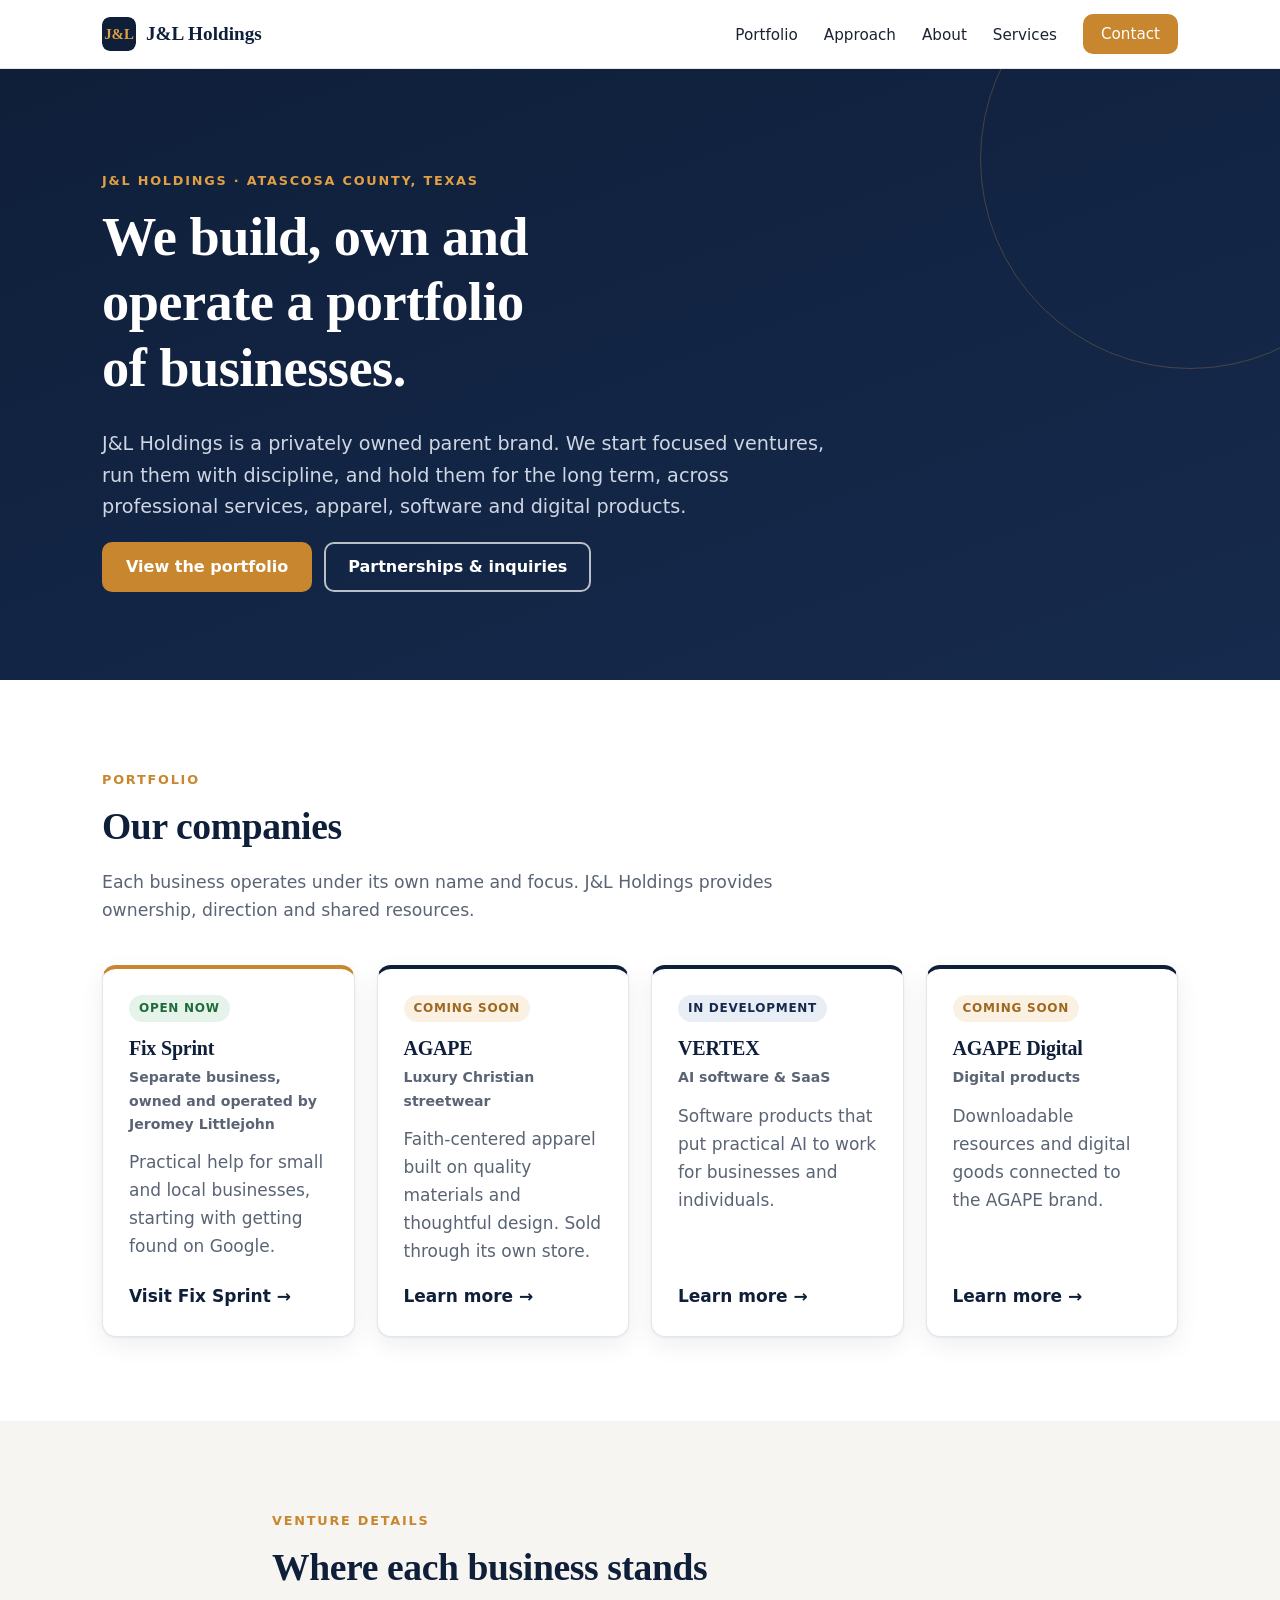
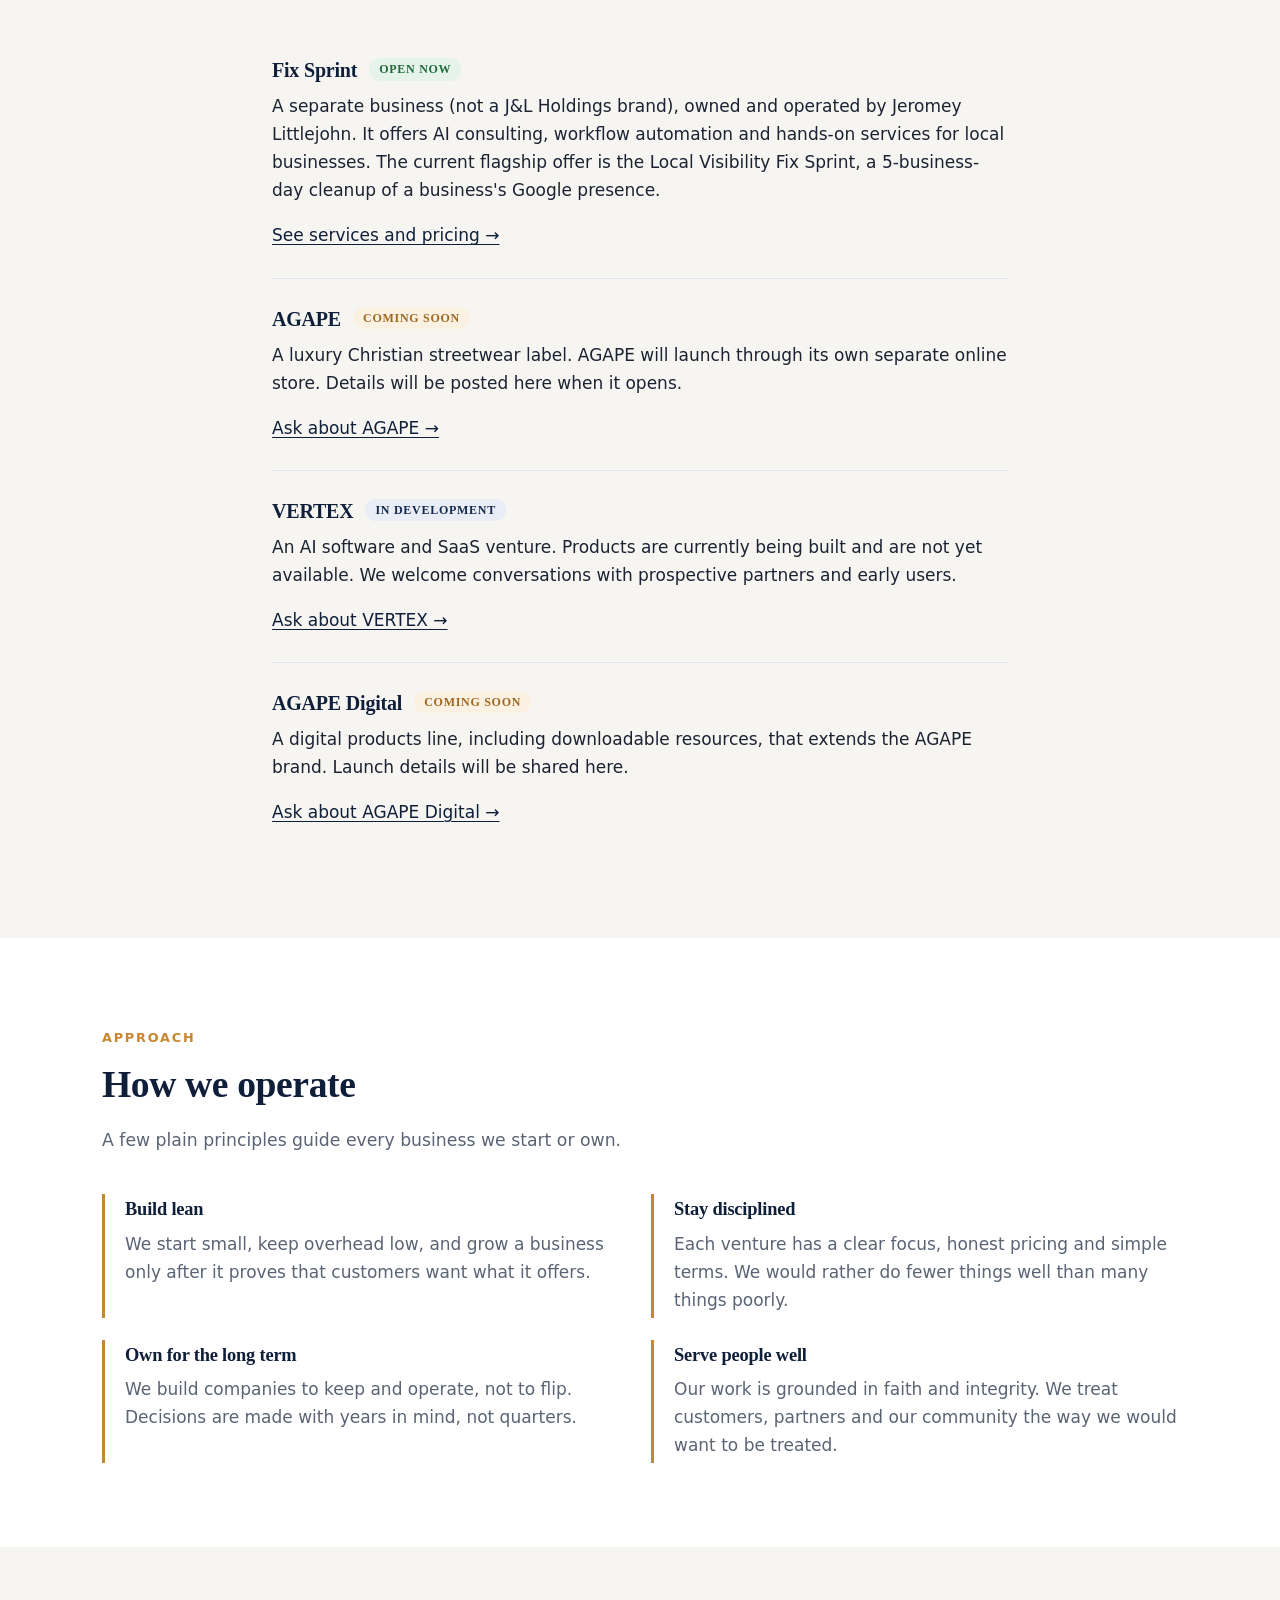
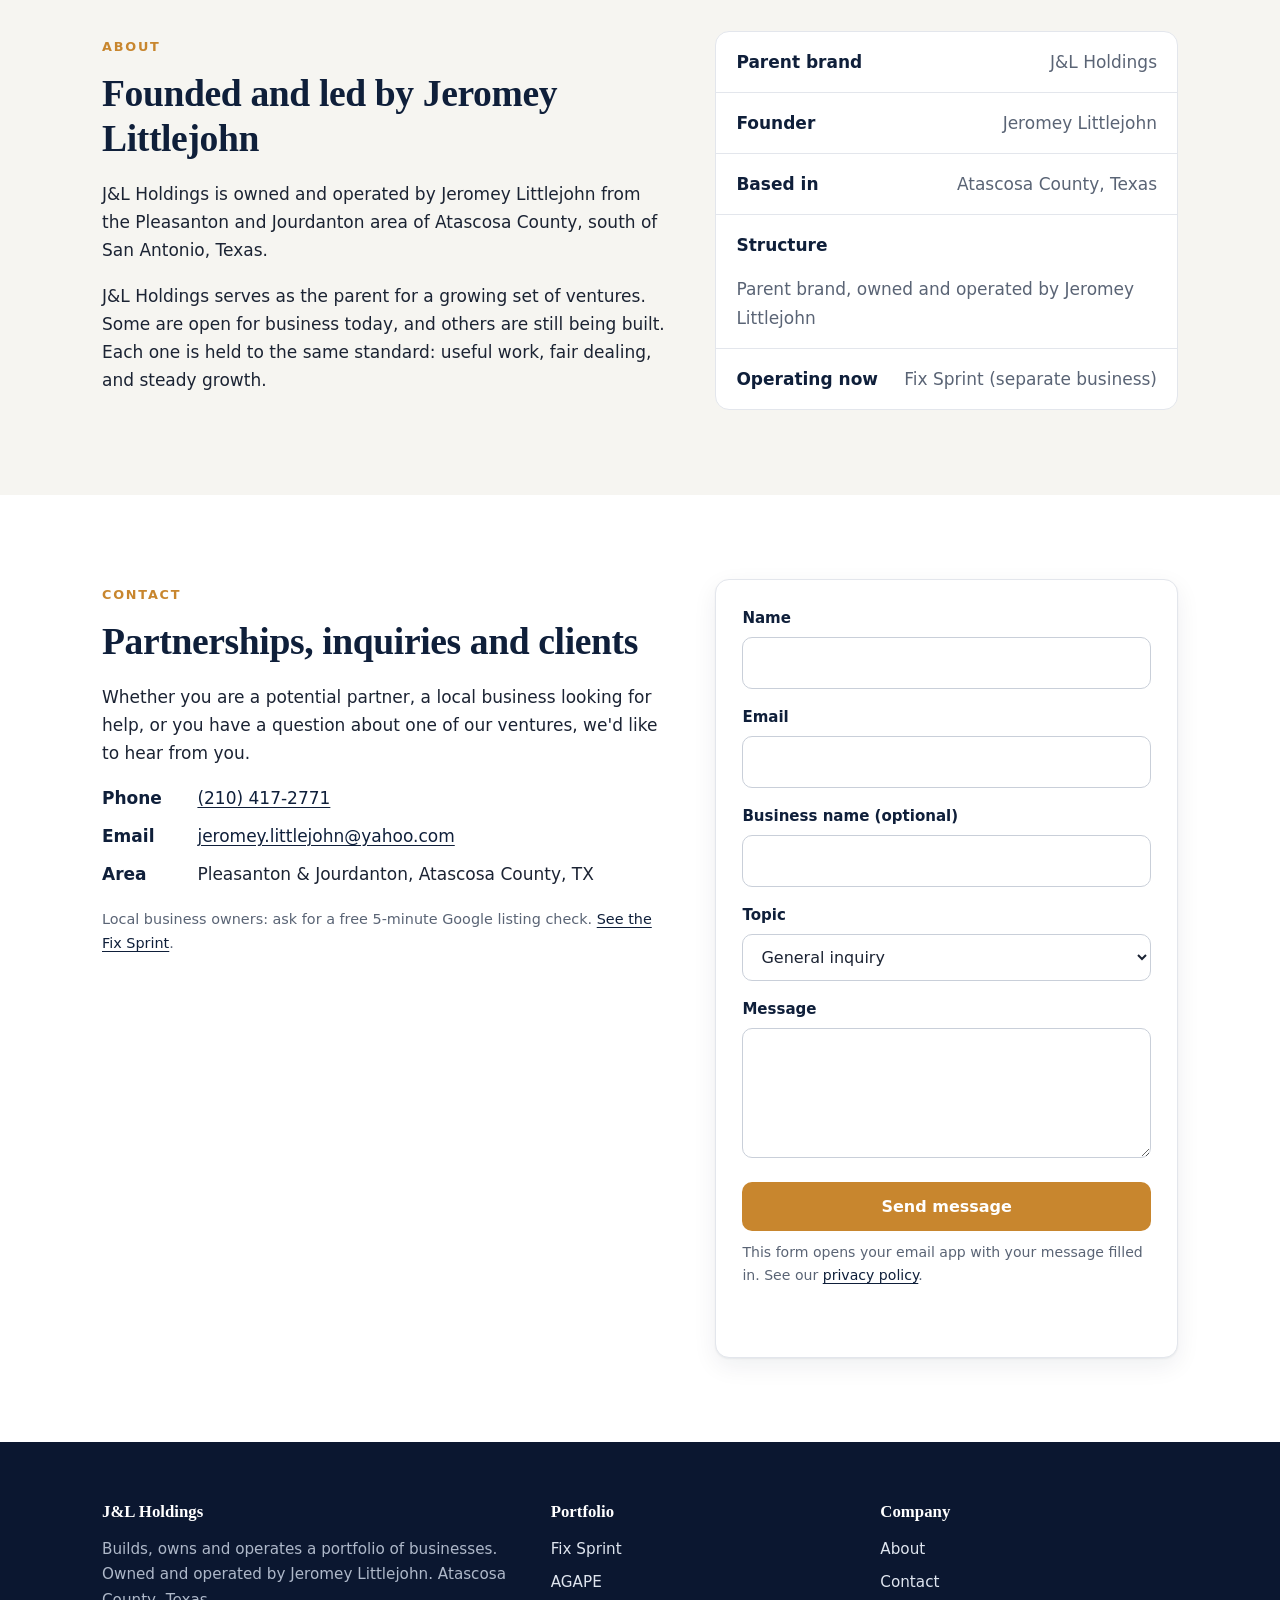
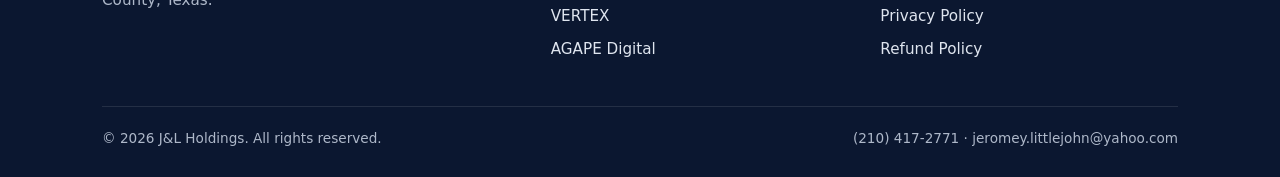
<file: index.html>
<!doctype html>
<html lang="en">
<head>
<meta charset="utf-8">
<meta name="viewport" content="width=device-width, initial-scale=1">
<title>J&amp;L Holdings | Building and Operating a Portfolio of Businesses</title>
<meta name="description" content="J&amp;L Holdings builds, owns and operates a portfolio of businesses from Atascosa County, Texas, including AGAPE, VERTEX and AGAPE Digital.">
<meta name="robots" content="index, follow">
<meta name="theme-color" content="#0f1f3a">
<meta property="og:type" content="website">
<meta property="og:site_name" content="J&amp;L Holdings">
<meta property="og:title" content="J&amp;L Holdings | Building and operating a portfolio of businesses">
<meta property="og:description" content="J&amp;L Holdings builds, owns and operates a portfolio of focused businesses. Owned and operated by Jeromey Littlejohn.">
<meta name="twitter:card" content="summary">
<link rel="icon" href="assets/img/favicon.svg" type="image/svg+xml">
<link rel="stylesheet" href="assets/css/styles.css">
<script type="application/ld+json">
{
  "@context": "https://schema.org",
  "@type": "Organization",
  "name": "J&L Holdings",
  "description": "J&L Holdings builds, owns and operates a portfolio of businesses. Owned and operated by Jeromey Littlejohn.",
  "founder": {"@type": "Person", "name": "Jeromey Littlejohn"},
  "telephone": "+1-210-417-2771",
  "email": "jeromey.littlejohn@yahoo.com",
  "address": {"@type": "PostalAddress", "addressLocality": "Pleasanton", "addressRegion": "TX", "addressCountry": "US"},
  "areaServed": {"@type": "AdministrativeArea", "name": "Atascosa County, Texas"},
  "subOrganization": [
    {"@type": "Organization", "name": "AGAPE"},
    {"@type": "Organization", "name": "VERTEX"},
    {"@type": "Organization", "name": "AGAPE Digital"}
  ]
}
</script>
</head>
<body>
<a class="skip" href="#main">Skip to content</a>
<header class="site-header">
  <nav class="container nav" aria-label="Main">
    <a class="brand" href="index.html"><img class="brand-mark" src="assets/img/favicon.svg" alt="" width="34" height="34">J&amp;L Holdings</a>
    <button class="nav-toggle" aria-expanded="false" aria-controls="nav-links" aria-label="Open menu"><span></span><span></span><span></span></button>
    <ul class="nav-links" id="nav-links">
      <li><a href="#portfolio">Portfolio</a></li>
      <li><a href="#approach">Approach</a></li>
      <li><a href="#about">About</a></li>
      <li><a href="professional-services.html">Services</a></li>
      <li><a class="btn btn-primary btn-sm" href="#contact">Contact</a></li>
    </ul>
  </nav>
</header>

<main id="main">
  <section class="hero">
    <div class="container">
      <span class="eyebrow">J&amp;L Holdings · Atascosa County, Texas</span>
      <h1>We build, own and operate a portfolio of businesses.</h1>
      <p class="lead">J&amp;L Holdings is a privately owned parent brand. We start focused ventures, run them with discipline, and hold them for the long term, across professional services, apparel, software and digital products.</p>
      <div class="btn-row">
        <a class="btn btn-primary" href="#portfolio">View the portfolio</a>
        <a class="btn btn-light" href="#contact">Partnerships &amp; inquiries</a>
      </div>
    </div>
  </section>

  <section id="portfolio">
    <div class="container">
      <div class="section-head">
        <span class="eyebrow">Portfolio</span>
        <h2>Our companies</h2>
        <p>Each business operates under its own name and focus. J&amp;L Holdings provides ownership, direction and shared resources.</p>
      </div>
      <div class="grid grid-4">
        <article class="card venture-card featured">
          <span class="status status-open">Open now</span>
          <h3>Fix Sprint</h3>
          <p class="venture-tag">Separate business, owned and operated by Jeromey Littlejohn</p>
          <p>Practical help for small and local businesses, starting with getting found on Google.</p>
          <a class="card-link" href="professional-services.html">Visit Fix Sprint</a>
        </article>
        <article class="card venture-card">
          <span class="status status-soon">Coming soon</span>
          <h3>AGAPE</h3>
          <p class="venture-tag">Luxury Christian streetwear</p>
          <p>Faith-centered apparel built on quality materials and thoughtful design. Sold through its own store.</p>
          <a class="card-link" href="#agape">Learn more</a>
        </article>
        <article class="card venture-card">
          <span class="status status-dev">In development</span>
          <h3>VERTEX</h3>
          <p class="venture-tag">AI software &amp; SaaS</p>
          <p>Software products that put practical AI to work for businesses and individuals.</p>
          <a class="card-link" href="#vertex">Learn more</a>
        </article>
        <article class="card venture-card">
          <span class="status status-soon">Coming soon</span>
          <h3>AGAPE Digital</h3>
          <p class="venture-tag">Digital products</p>
          <p>Downloadable resources and digital goods connected to the AGAPE brand.</p>
          <a class="card-link" href="#agape-digital">Learn more</a>
        </article>
      </div>
    </div>
  </section>

  <section class="section-soft" id="ventures">
    <div class="container narrow">
      <div class="section-head">
        <span class="eyebrow">Venture details</span>
        <h2>Where each business stands</h2>
      </div>
      <div class="venture-detail" id="professional-services">
        <h3>Fix Sprint <span class="status status-open">Open now</span></h3>
        <p>A separate business (not a J&amp;L Holdings brand), owned and operated by Jeromey Littlejohn. It offers AI consulting, workflow automation and hands-on services for local businesses. The current flagship offer is the Local Visibility Fix Sprint, a 5-business-day cleanup of a business's Google presence.</p>
        <a href="professional-services.html">See services and pricing →</a>
      </div>
      <div class="venture-detail" id="agape">
        <h3>AGAPE <span class="status status-soon">Coming soon</span></h3>
        <p>A luxury Christian streetwear label. AGAPE will launch through its own separate online store. Details will be posted here when it opens.</p>
        <a href="#contact" data-topic="agape">Ask about AGAPE →</a>
      </div>
      <div class="venture-detail" id="vertex">
        <h3>VERTEX <span class="status status-dev">In development</span></h3>
        <p>An AI software and SaaS venture. Products are currently being built and are not yet available. We welcome conversations with prospective partners and early users.</p>
        <a href="#contact" data-topic="vertex">Ask about VERTEX →</a>
      </div>
      <div class="venture-detail" id="agape-digital">
        <h3>AGAPE Digital <span class="status status-soon">Coming soon</span></h3>
        <p>A digital products line, including downloadable resources, that extends the AGAPE brand. Launch details will be shared here.</p>
        <a href="#contact" data-topic="agape-digital">Ask about AGAPE Digital →</a>
      </div>
    </div>
  </section>

  <section id="approach">
    <div class="container">
      <div class="section-head">
        <span class="eyebrow">Approach</span>
        <h2>How we operate</h2>
        <p>A few plain principles guide every business we start or own.</p>
      </div>
      <div class="grid grid-2">
        <div class="principle"><h3>Build lean</h3><p>We start small, keep overhead low, and grow a business only after it proves that customers want what it offers.</p></div>
        <div class="principle"><h3>Stay disciplined</h3><p>Each venture has a clear focus, honest pricing and simple terms. We would rather do fewer things well than many things poorly.</p></div>
        <div class="principle"><h3>Own for the long term</h3><p>We build companies to keep and operate, not to flip. Decisions are made with years in mind, not quarters.</p></div>
        <div class="principle"><h3>Serve people well</h3><p>Our work is grounded in faith and integrity. We treat customers, partners and our community the way we would want to be treated.</p></div>
      </div>
    </div>
  </section>

  <section class="section-soft" id="about">
    <div class="container split">
      <div>
        <span class="eyebrow">About</span>
        <h2>Founded and led by Jeromey Littlejohn</h2>
        <p>J&amp;L Holdings is owned and operated by Jeromey Littlejohn from the Pleasanton and Jourdanton area of Atascosa County, south of San Antonio, Texas.</p>
        <p>J&amp;L Holdings serves as the parent for a growing set of ventures. Some are open for business today, and others are still being built. Each one is held to the same standard: useful work, fair dealing, and steady growth.</p>
      </div>
      <ul class="fact-list" aria-label="Company facts">
        <li><strong>Parent brand</strong><span>J&amp;L Holdings</span></li>
        <li><strong>Founder</strong><span>Jeromey Littlejohn</span></li>
        <li><strong>Based in</strong><span>Atascosa County, Texas</span></li>
        <li><strong>Structure</strong><span>Parent brand, owned and operated by Jeromey Littlejohn</span></li>
        <li><strong>Operating now</strong><span>Fix Sprint (separate business)</span></li>
      </ul>
    </div>
  </section>

  <section id="contact">
    <div class="container split">
      <div>
        <span class="eyebrow">Contact</span>
        <h2>Partnerships, inquiries and clients</h2>
        <p>Whether you are a potential partner, a local business looking for help, or you have a question about one of our ventures, we'd like to hear from you.</p>
        <ul class="contact-info">
          <li><strong>Phone</strong> <a href="tel:+12104172771">(210) 417-2771</a></li>
          <li><strong>Email</strong> <a href="mailto:jeromey.littlejohn@yahoo.com">jeromey.littlejohn@yahoo.com</a></li>
          <li><strong>Area</strong> Pleasanton &amp; Jourdanton, Atascosa County, TX</li>
        </ul>
        <p class="fineprint">Local business owners: ask for a free 5-minute Google listing check. <a href="professional-services.html">See the Fix Sprint</a>.</p>
      </div>
      <!--
        CONTACT FORM: currently works with no backend by opening the visitor's email app (mailto).
        Messages go to the address in data-mailto.
        To switch to a hosted form service later:
          • Formspree: create a form at formspree.io, then change the opening tag to
              <form id="contact-form" action="https://formspree.io/f/YOUR_FORM_ID" method="POST">
            (remove data-mode="mailto" so the JS stops intercepting it).
          • Netlify Forms (only if hosted on Netlify): change the opening tag to
              <form id="contact-form" name="contact" method="POST" data-netlify="true">
            and add <input type="hidden" name="form-name" value="contact"> inside it; remove data-mode="mailto".
      -->
      <form id="contact-form" class="card" data-mode="mailto" data-mailto="jeromey.littlejohn@yahoo.com" novalidate>
        <div class="field"><label for="name">Name</label><input id="name" name="name" autocomplete="name" required></div>
        <div class="field"><label for="email">Email</label><input id="email" name="email" type="email" autocomplete="email" required></div>
        <div class="field"><label for="company">Business name (optional)</label><input id="company" name="company" autocomplete="organization"></div>
        <div class="field"><label for="topic">Topic</label>
          <select id="topic" name="topic">
            <option value="general">General inquiry</option>
            <option value="partnership">Partnership</option>
            <option value="listing-check">Free 5-minute Google listing check</option>
            <option value="fix-sprint">Local Visibility Fix Sprint</option>
            <option value="ai-consulting">AI consulting / automation</option>
            <option value="agape">AGAPE</option>
            <option value="vertex">VERTEX</option>
            <option value="agape-digital">AGAPE Digital</option>
          </select>
        </div>
        <div class="field"><label for="message">Message</label><textarea id="message" name="message" required></textarea></div>
        <button class="btn btn-primary" type="submit">Send message</button>
        <p class="form-note">This form opens your email app with your message filled in. See our <a href="privacy.html">privacy policy</a>.</p>
        <p class="form-status" id="form-status" role="status" aria-live="polite"></p>
      </form>
    </div>
  </section>
</main>

<footer class="site-footer">
  <div class="container">
    <div class="footer-grid">
      <div>
        <h4>J&amp;L Holdings</h4>
        <p>Builds, owns and operates a portfolio of businesses. Owned and operated by Jeromey Littlejohn. Atascosa County, Texas.</p>
      </div>
      <div>
        <h4>Portfolio</h4>
        <ul>
          <li><a href="professional-services.html">Fix Sprint</a></li>
          <li><a href="index.html#agape">AGAPE</a></li>
          <li><a href="index.html#vertex">VERTEX</a></li>
          <li><a href="index.html#agape-digital">AGAPE Digital</a></li>
        </ul>
      </div>
      <div>
        <h4>Company</h4>
        <ul>
          <li><a href="index.html#about">About</a></li>
          <li><a href="index.html#contact">Contact</a></li>
          <li><a href="privacy.html">Privacy Policy</a></li>
          <li><a href="refund.html">Refund Policy</a></li>
        </ul>
      </div>
    </div>
    <div class="footer-bottom"><span>© <span data-year>2026</span> J&amp;L Holdings. All rights reserved.</span><span>(210) 417-2771 · jeromey.littlejohn@yahoo.com</span></div>
  </div>
</footer>
<script src="assets/js/main.js" defer></script>
</body>
</html>
</file>
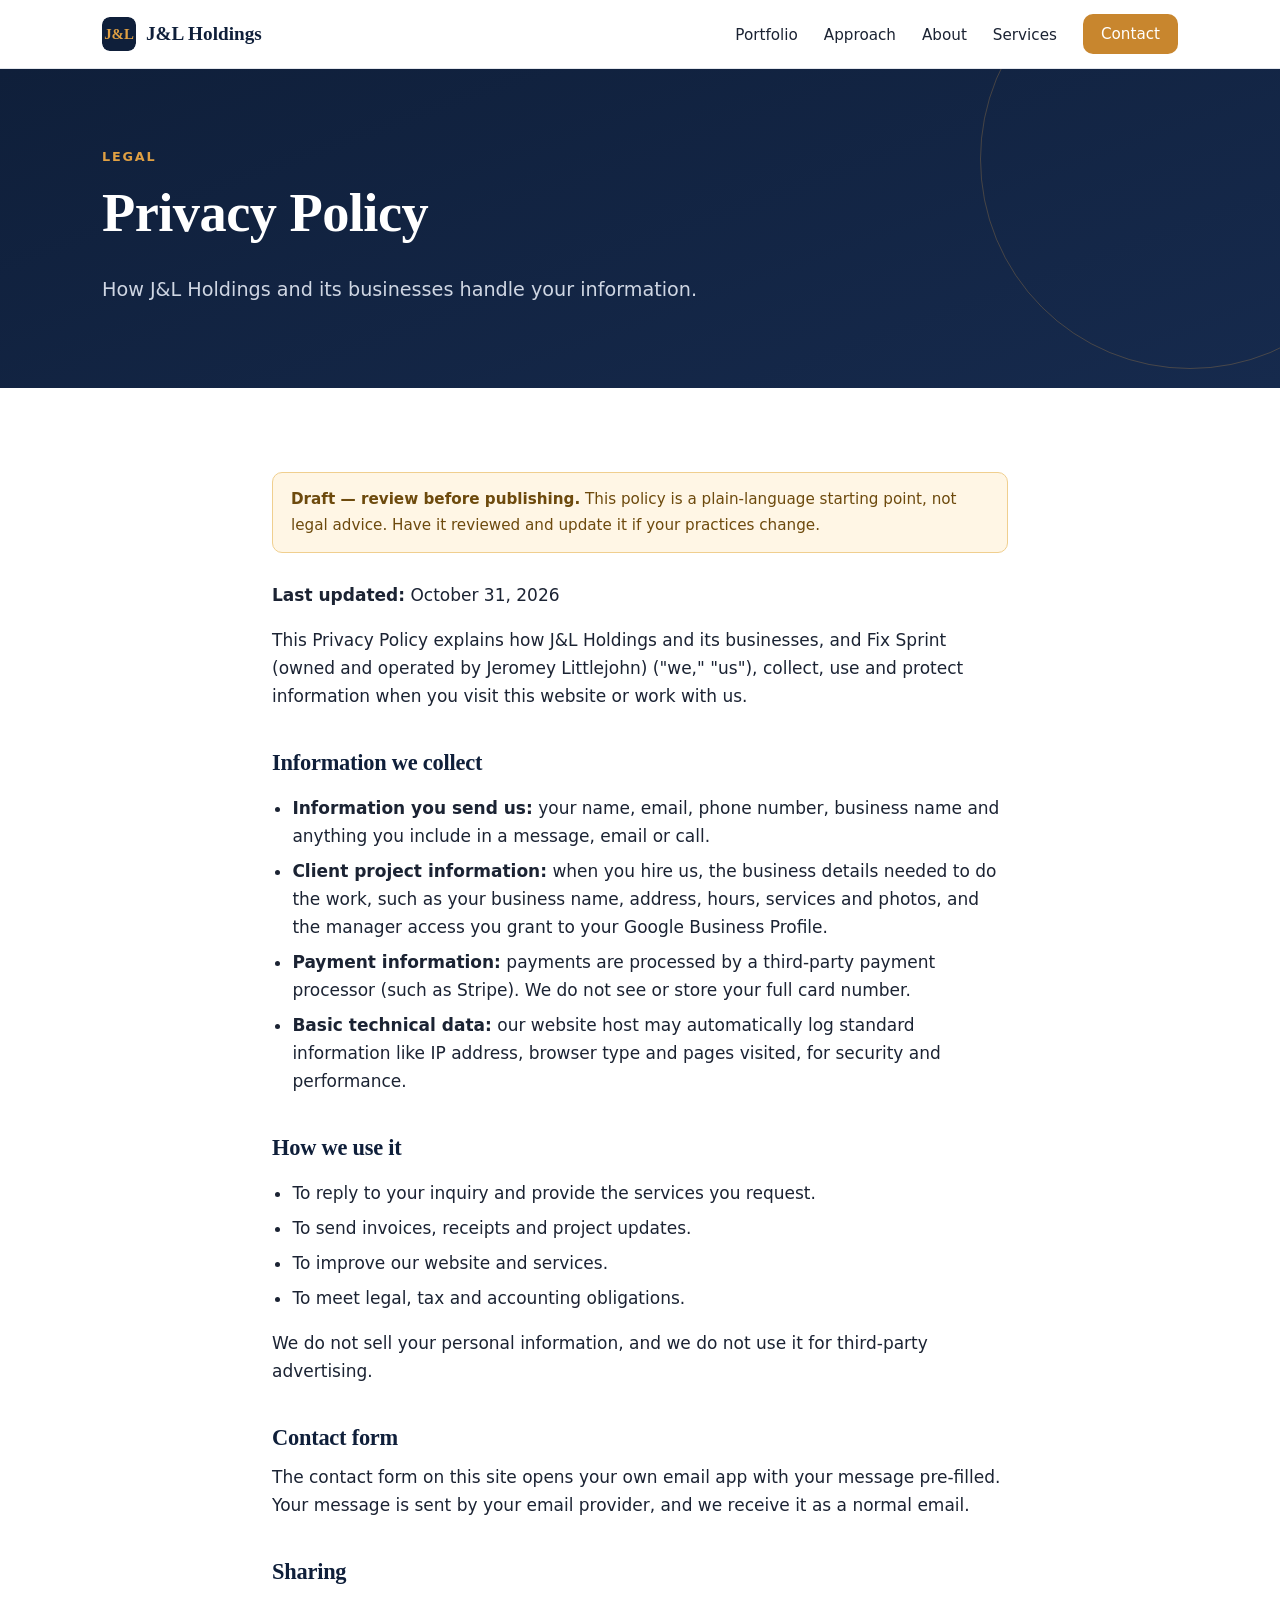
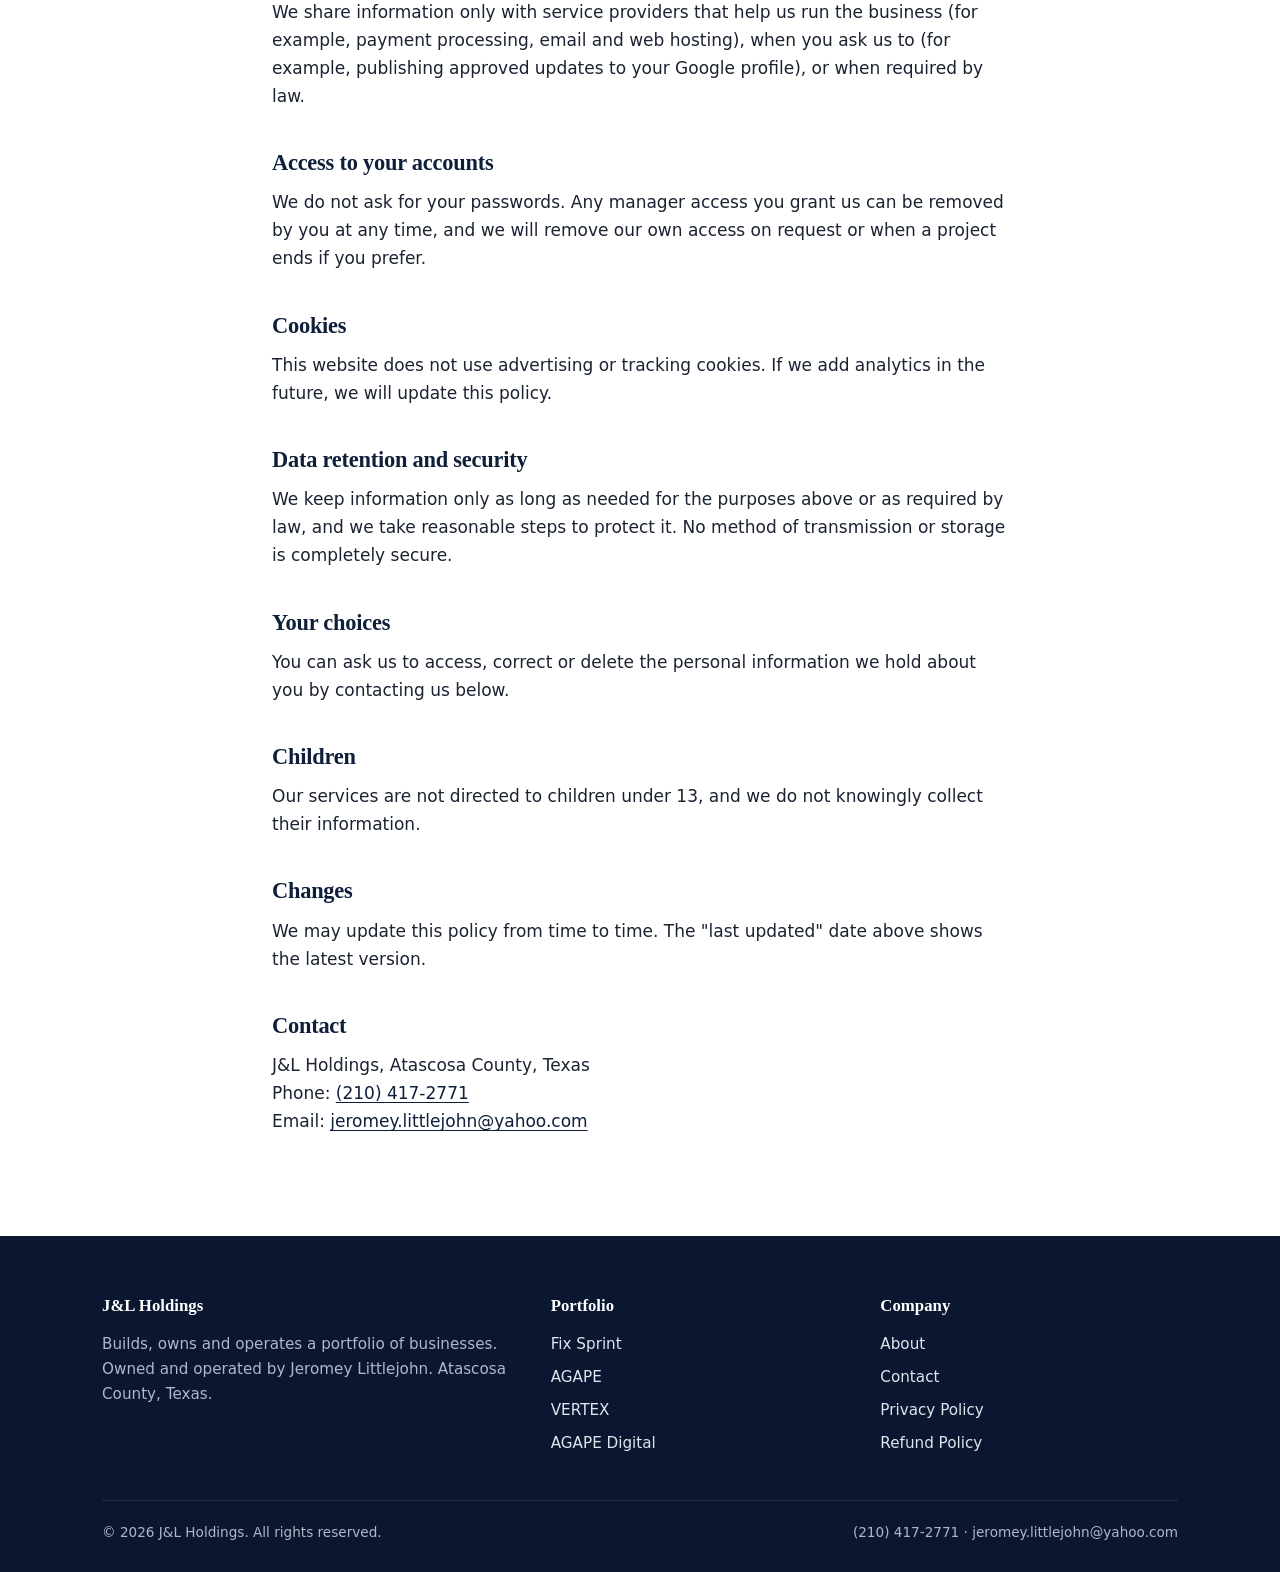
<file: privacy.html>
<!doctype html>
<html lang="en">
<head>
<meta charset="utf-8">
<meta name="viewport" content="width=device-width, initial-scale=1">
<title>Privacy Policy | J&amp;L Holdings</title>
<meta name="description" content="How J&amp;L Holdings and Fix Sprint collect, use and protect your information.">
<meta name="robots" content="index, follow">
<meta name="theme-color" content="#0f1f3a">
<link rel="icon" href="assets/img/favicon.svg" type="image/svg+xml">
<link rel="stylesheet" href="assets/css/styles.css">
</head>
<body>
<a class="skip" href="#main">Skip to content</a>
<header class="site-header">
  <nav class="container nav" aria-label="Main">
    <a class="brand" href="index.html"><img class="brand-mark" src="assets/img/favicon.svg" alt="" width="34" height="34">J&amp;L Holdings</a>
    <button class="nav-toggle" aria-expanded="false" aria-controls="nav-links" aria-label="Open menu"><span></span><span></span><span></span></button>
    <ul class="nav-links" id="nav-links">
      <li><a href="index.html#portfolio">Portfolio</a></li>
      <li><a href="index.html#approach">Approach</a></li>
      <li><a href="index.html#about">About</a></li>
      <li><a href="professional-services.html">Services</a></li>
      <li><a class="btn btn-primary btn-sm" href="index.html#contact">Contact</a></li>
    </ul>
  </nav>
</header>

<main id="main">
  <section class="hero hero-sub"><div class="container"><span class="eyebrow">Legal</span><h1>Privacy Policy</h1><p class="lead">How J&amp;L Holdings and its businesses handle your information.</p></div></section>
  <section><div class="container narrow legal">
    <div class="draft-banner" role="note"><strong>Draft — review before publishing.</strong> This policy is a plain-language starting point, not legal advice. Have it reviewed and update it if your practices change.</div>
    <p><strong>Last updated:</strong> October 31, 2026</p>
    <p>This Privacy Policy explains how J&amp;L Holdings and its businesses, and Fix Sprint (owned and operated by Jeromey Littlejohn) ("we," "us"), collect, use and protect information when you visit this website or work with us.</p>
    <h2>Information we collect</h2>
    <ul>
      <li><strong>Information you send us:</strong> your name, email, phone number, business name and anything you include in a message, email or call.</li>
      <li><strong>Client project information:</strong> when you hire us, the business details needed to do the work, such as your business name, address, hours, services and photos, and the manager access you grant to your Google Business Profile.</li>
      <li><strong>Payment information:</strong> payments are processed by a third-party payment processor (such as Stripe). We do not see or store your full card number.</li>
      <li><strong>Basic technical data:</strong> our website host may automatically log standard information like IP address, browser type and pages visited, for security and performance.</li>
    </ul>
    <h2>How we use it</h2>
    <ul>
      <li>To reply to your inquiry and provide the services you request.</li>
      <li>To send invoices, receipts and project updates.</li>
      <li>To improve our website and services.</li>
      <li>To meet legal, tax and accounting obligations.</li>
    </ul>
    <p>We do not sell your personal information, and we do not use it for third-party advertising.</p>
    <h2>Contact form</h2>
    <p>The contact form on this site opens your own email app with your message pre-filled. Your message is sent by your email provider, and we receive it as a normal email.</p>
    <h2>Sharing</h2>
    <p>We share information only with service providers that help us run the business (for example, payment processing, email and web hosting), when you ask us to (for example, publishing approved updates to your Google profile), or when required by law.</p>
    <h2>Access to your accounts</h2>
    <p>We do not ask for your passwords. Any manager access you grant us can be removed by you at any time, and we will remove our own access on request or when a project ends if you prefer.</p>
    <h2>Cookies</h2>
    <p>This website does not use advertising or tracking cookies. If we add analytics in the future, we will update this policy.</p>
    <h2>Data retention and security</h2>
    <p>We keep information only as long as needed for the purposes above or as required by law, and we take reasonable steps to protect it. No method of transmission or storage is completely secure.</p>
    <h2>Your choices</h2>
    <p>You can ask us to access, correct or delete the personal information we hold about you by contacting us below.</p>
    <h2>Children</h2>
    <p>Our services are not directed to children under 13, and we do not knowingly collect their information.</p>
    <h2>Changes</h2>
    <p>We may update this policy from time to time. The "last updated" date above shows the latest version.</p>
    <h2>Contact</h2>
    <p>J&amp;L Holdings, Atascosa County, Texas<br>Phone: <a href="tel:+12104172771">(210) 417-2771</a><br>Email: <a href="mailto:jeromey.littlejohn@yahoo.com">jeromey.littlejohn@yahoo.com</a></p>
  </div></section>
</main>

<footer class="site-footer">
  <div class="container">
    <div class="footer-grid">
      <div>
        <h4>J&amp;L Holdings</h4>
        <p>Builds, owns and operates a portfolio of businesses. Owned and operated by Jeromey Littlejohn. Atascosa County, Texas.</p>
      </div>
      <div>
        <h4>Portfolio</h4>
        <ul>
          <li><a href="professional-services.html">Fix Sprint</a></li>
          <li><a href="index.html#agape">AGAPE</a></li>
          <li><a href="index.html#vertex">VERTEX</a></li>
          <li><a href="index.html#agape-digital">AGAPE Digital</a></li>
        </ul>
      </div>
      <div>
        <h4>Company</h4>
        <ul>
          <li><a href="index.html#about">About</a></li>
          <li><a href="index.html#contact">Contact</a></li>
          <li><a href="privacy.html">Privacy Policy</a></li>
          <li><a href="refund.html">Refund Policy</a></li>
        </ul>
      </div>
    </div>
    <div class="footer-bottom"><span>© <span data-year>2026</span> J&amp;L Holdings. All rights reserved.</span><span>(210) 417-2771 · jeromey.littlejohn@yahoo.com</span></div>
  </div>
</footer>
<script src="assets/js/main.js" defer></script>
</body>
</html>
</file>
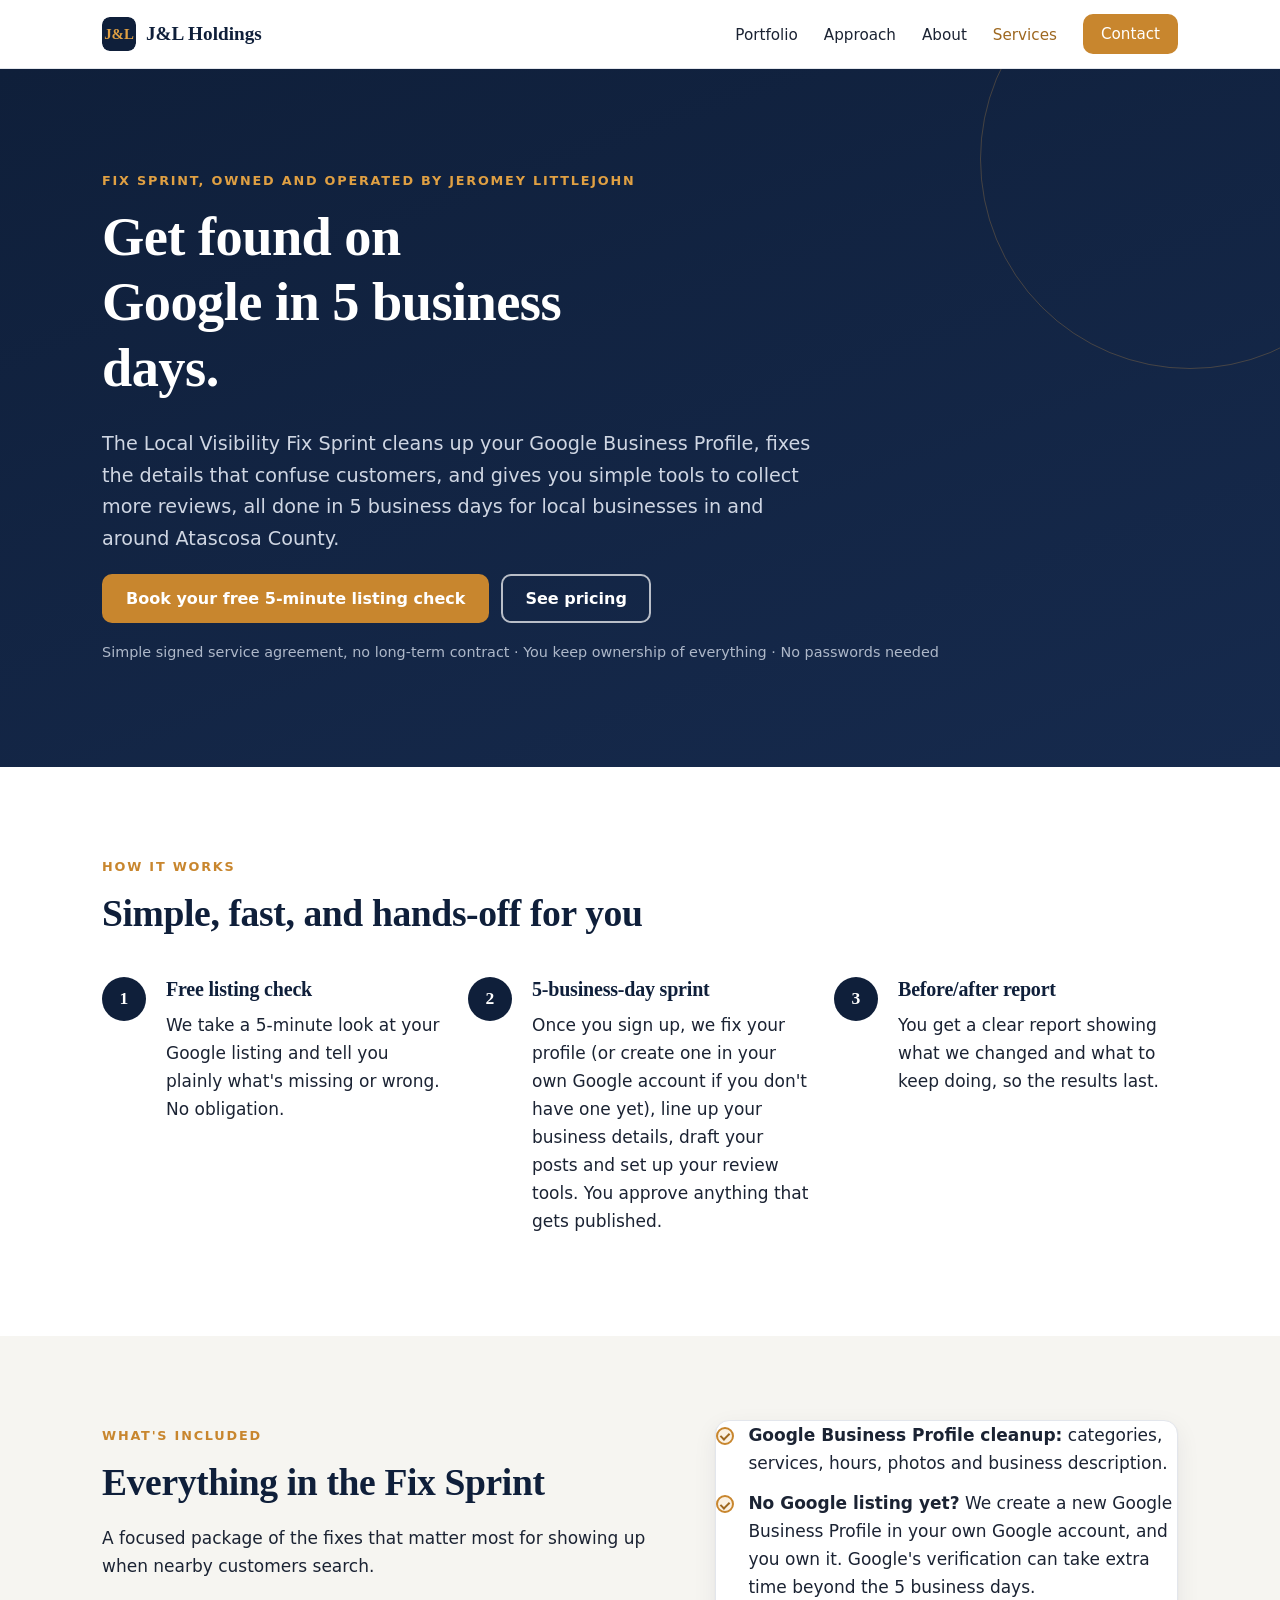
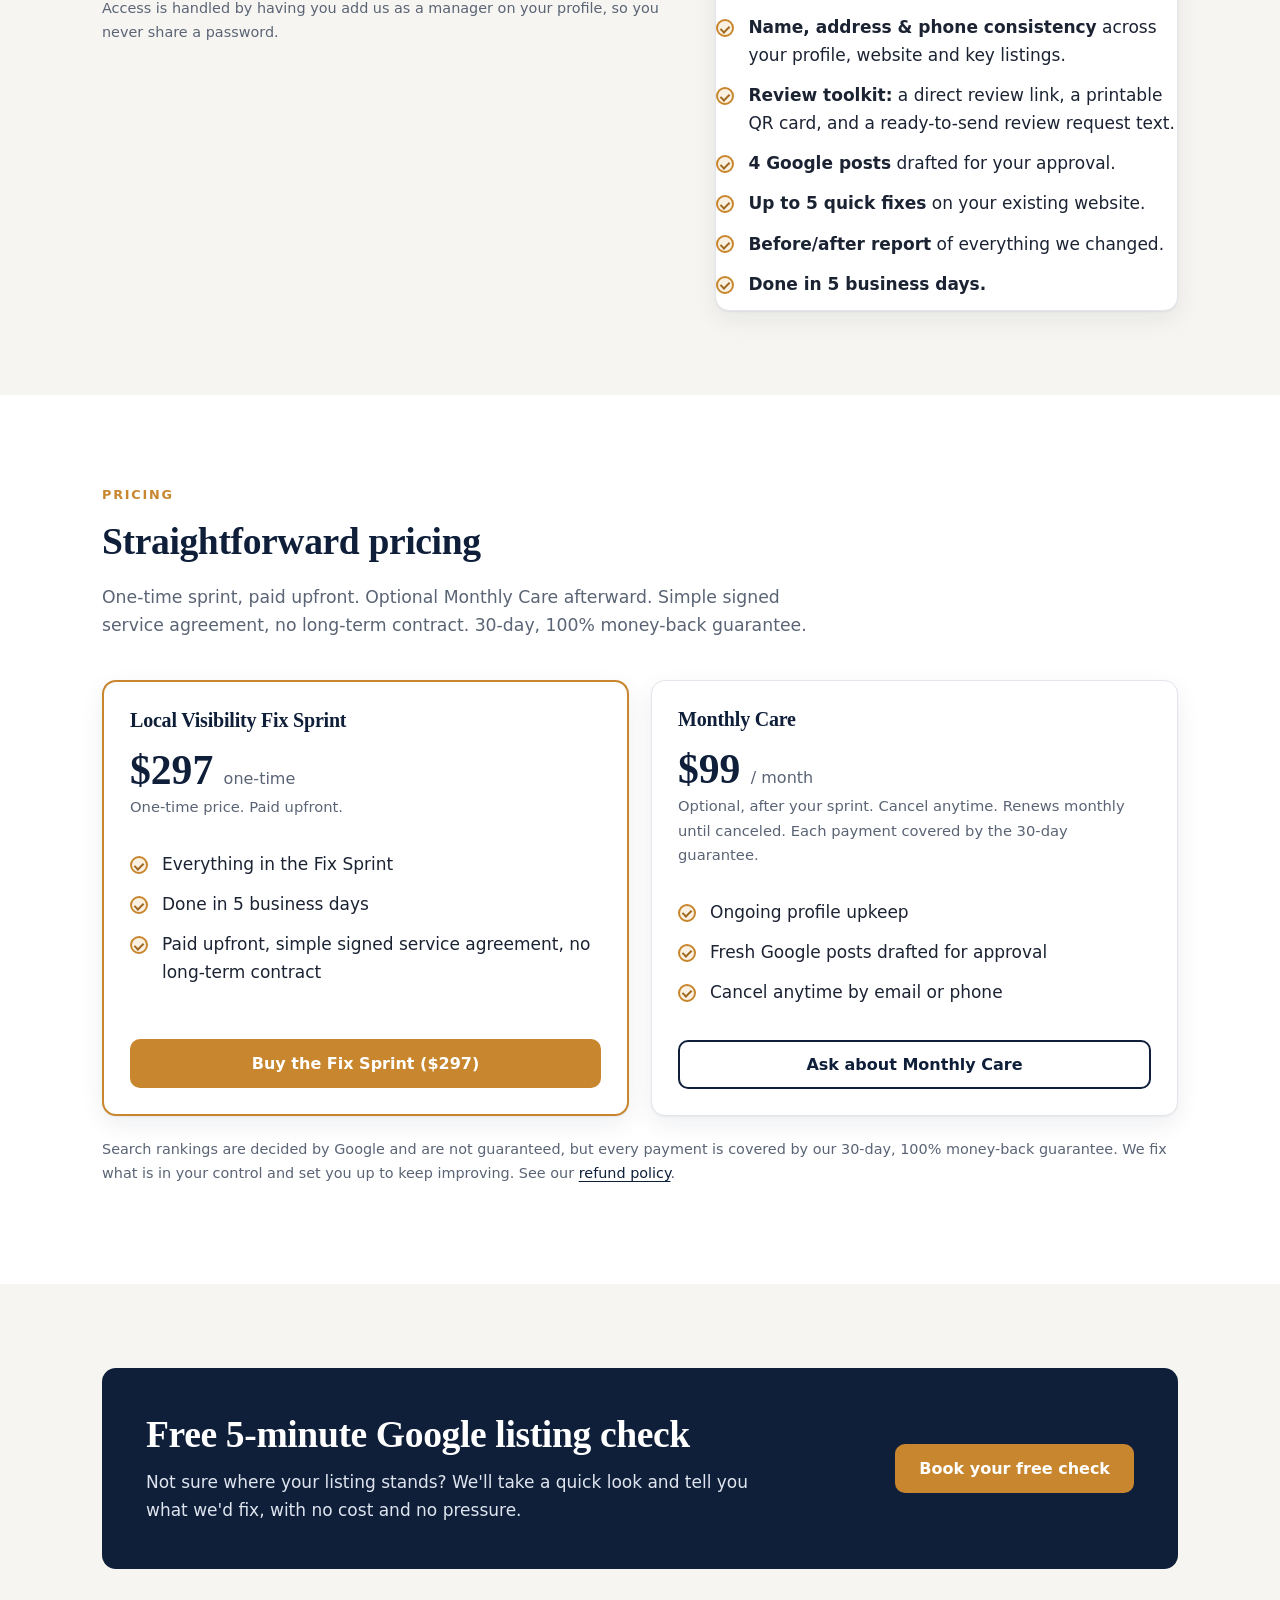
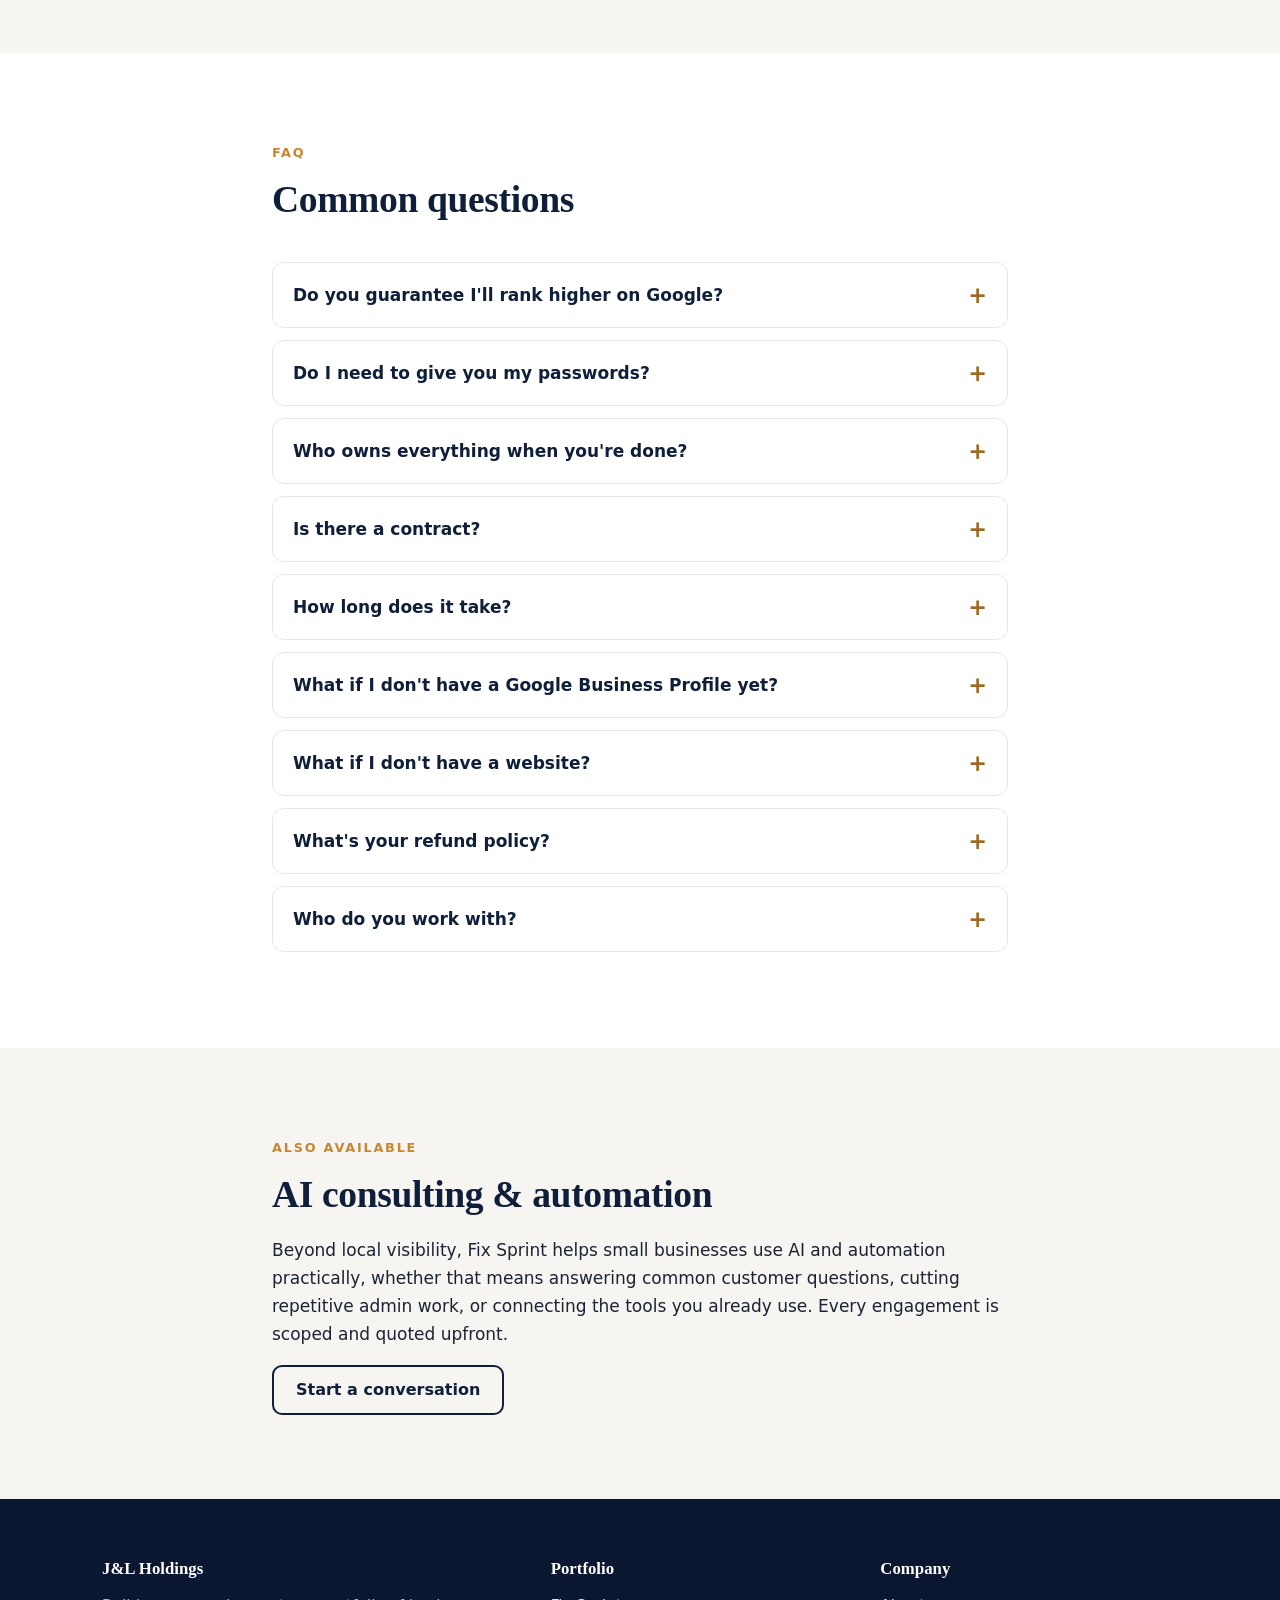
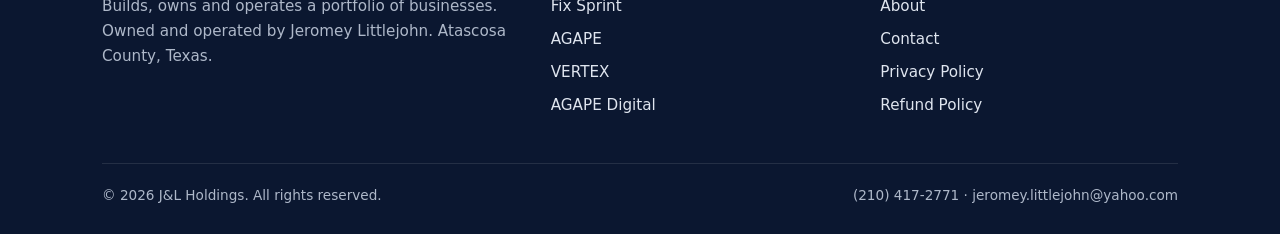
<file: professional-services.html>
<!doctype html>
<html lang="en">
<head>
<meta charset="utf-8">
<meta name="viewport" content="width=device-width, initial-scale=1">
<title>Local Visibility Fix Sprint | Fix Sprint, Pleasanton TX</title>
<meta name="description" content="Get found on Google in 5 business days. Google Business Profile cleanup, review tools and website quick fixes for local businesses in Atascosa County, Texas. Price: $297.">
<meta name="theme-color" content="#0f1f3a">
<meta property="og:type" content="website">
<meta property="og:site_name" content="J&amp;L Holdings">
<meta property="og:title" content="Local Visibility Fix Sprint | Fix Sprint, Pleasanton TX">
<meta property="og:description" content="Get found on Google in 5 business days. Google Business Profile cleanup, review tools and website quick fixes for local businesses in Atascosa County, Texas. Price: $297.">
<meta name="twitter:card" content="summary">
<link rel="icon" href="assets/img/favicon.svg" type="image/svg+xml">
<link rel="stylesheet" href="assets/css/styles.css">
<script type="application/ld+json">
{
  "@context": "https://schema.org",
  "@type": "ProfessionalService",
  "name": "Fix Sprint",
  "founder": {"@type": "Person", "name": "Jeromey Littlejohn"},
  "description": "AI consulting, automation and local business services, including the 5-business-day Local Visibility Fix Sprint for Google Business Profiles.",
  "founder": {"@type": "Person", "name": "Jeromey Littlejohn"},
  "telephone": "+1-210-417-2771",
  "email": "jeromey.littlejohn@yahoo.com",
  "priceRange": "$$",
  "address": {"@type": "PostalAddress", "addressLocality": "Pleasanton", "addressRegion": "TX", "addressCountry": "US"},
  "areaServed": [
    {"@type": "City", "name": "Pleasanton, TX"},
    {"@type": "City", "name": "Jourdanton, TX"},
    {"@type": "AdministrativeArea", "name": "Atascosa County, TX"},
    {"@type": "City", "name": "San Antonio, TX"}
  ],
  "makesOffer": [
    {"@type": "Offer", "name": "Local Visibility Fix Sprint", "price": "297", "priceCurrency": "USD"},
    {"@type": "Offer", "name": "Monthly Care", "price": "99", "priceCurrency": "USD"}
  ]
}
</script>
</head>
<body>
<a class="skip" href="#main">Skip to content</a>
<header class="site-header">
  <nav class="container nav" aria-label="Main">
    <a class="brand" href="index.html"><img class="brand-mark" src="assets/img/favicon.svg" alt="" width="34" height="34">J&amp;L Holdings</a>
    <button class="nav-toggle" aria-expanded="false" aria-controls="nav-links" aria-label="Open menu"><span></span><span></span><span></span></button>
    <ul class="nav-links" id="nav-links">
      <li><a href="index.html#portfolio">Portfolio</a></li>
      <li><a href="index.html#approach">Approach</a></li>
      <li><a href="index.html#about">About</a></li>
      <li><a href="professional-services.html" aria-current="page">Services</a></li>
      <li><a class="btn btn-primary btn-sm" href="index.html#contact">Contact</a></li>
    </ul>
  </nav>
</header>

<main id="main">
  <section class="hero">
    <div class="container">
      <span class="eyebrow">Fix Sprint, owned and operated by Jeromey Littlejohn</span>
      <h1>Get found on Google in 5 business days.</h1>
      <p class="lead">The Local Visibility Fix Sprint cleans up your Google Business Profile, fixes the details that confuse customers, and gives you simple tools to collect more reviews, all done in 5 business days for local businesses in and around Atascosa County.</p>
      <div class="btn-row">
        <a class="btn btn-primary" href="index.html?topic=listing-check#contact">Book your free 5-minute listing check</a>
        <a class="btn btn-light" href="#pricing">See pricing</a>
      </div>
      <p class="fineprint" style="color:#aeb8c9;margin-top:18px">Simple signed service agreement, no long-term contract · You keep ownership of everything · No passwords needed</p>
    </div>
  </section>

  <section id="how-it-works">
    <div class="container">
      <div class="section-head">
        <span class="eyebrow">How it works</span>
        <h2>Simple, fast, and hands-off for you</h2>
      </div>
      <ol class="steps grid grid-3">
        <li><h3>Free listing check</h3><p>We take a 5-minute look at your Google listing and tell you plainly what's missing or wrong. No obligation.</p></li>
        <li><h3>5-business-day sprint</h3><p>Once you sign up, we fix your profile (or create one in your own Google account if you don't have one yet), line up your business details, draft your posts and set up your review tools. You approve anything that gets published.</p></li>
        <li><h3>Before/after report</h3><p>You get a clear report showing what we changed and what to keep doing, so the results last.</p></li>
      </ol>
    </div>
  </section>

  <section class="section-soft" id="included">
    <div class="container split">
      <div>
        <span class="eyebrow">What's included</span>
        <h2>Everything in the Fix Sprint</h2>
        <p>A focused package of the fixes that matter most for showing up when nearby customers search.</p>
        <p class="fineprint">Access is handled by having you add us as a manager on your profile, so you never share a password.</p>
      </div>
      <ul class="checklist card">
        <li><strong>Google Business Profile cleanup:</strong> categories, services, hours, photos and business description.</li>
        <li><strong>No Google listing yet?</strong> We create a new Google Business Profile in your own Google account, and you own it. Google's verification can take extra time beyond the 5 business days.</li>
        <li><strong>Name, address &amp; phone consistency</strong> across your profile, website and key listings.</li>
        <li><strong>Review toolkit:</strong> a direct review link, a printable QR card, and a ready-to-send review request text.</li>
        <li><strong>4 Google posts</strong> drafted for your approval.</li>
        <li><strong>Up to 5 quick fixes</strong> on your existing website.</li>
        <li><strong>Before/after report</strong> of everything we changed.</li>
        <li><strong>Done in 5 business days.</strong></li>
      </ul>
    </div>
  </section>

  <section id="pricing">
    <div class="container">
      <div class="section-head">
        <span class="eyebrow">Pricing</span>
        <h2>Straightforward pricing</h2>
        <p>One-time sprint, paid upfront. Optional Monthly Care afterward. Simple signed service agreement, no long-term contract. 30-day, 100% money-back guarantee.</p>
      </div>
      <div class="grid grid-2">
        <article class="card price-card highlight">
          <h3>Local Visibility Fix Sprint</h3>
          <p class="price">$297 <small>one-time</small></p>
          <p class="price-note">One-time price. Paid upfront.</p>
          <ul class="checklist">
            <li>Everything in the Fix Sprint</li>
            <li>Done in 5 business days</li>
            <li>Paid upfront, simple signed service agreement, no long-term contract</li>
          </ul>
          <!-- BUY BUTTON: live Stripe payment link ($297). -->
          <a class="btn btn-primary" href="https://buy.stripe.com/3cI8wPdeK5S78eBbwdeZ201" rel="noopener">Buy the Fix Sprint ($297)</a>
        </article>
        <article class="card price-card">
          <h3>Monthly Care</h3>
          <p class="price">$99 <small>/ month</small></p>
          <p class="price-note">Optional, after your sprint. Cancel anytime. Renews monthly until canceled. Each payment covered by the 30-day guarantee.</p>
          <ul class="checklist">
            <li>Ongoing profile upkeep</li>
            <li>Fresh Google posts drafted for approval</li>
            <li>Cancel anytime by email or phone</li>
          </ul>
          <a class="btn btn-outline" href="index.html?topic=fix-sprint#contact">Ask about Monthly Care</a>
        </article>
      </div>
      <p class="fineprint" style="margin-top:22px">Search rankings are decided by Google and are not guaranteed, but every payment is covered by our 30-day, 100% money-back guarantee. We fix what is in your control and set you up to keep improving. See our <a href="refund.html">refund policy</a>.</p>
    </div>
  </section>

  <section class="section-soft" id="free-check">
    <div class="container">
      <div class="cta-band">
        <div>
          <h2>Free 5-minute Google listing check</h2>
          <p>Not sure where your listing stands? We'll take a quick look and tell you what we'd fix, with no cost and no pressure.</p>
        </div>
        <a class="btn btn-primary" href="index.html?topic=listing-check#contact">Book your free check</a>
      </div>
    </div>
  </section>

  <section id="faq">
    <div class="container narrow">
      <div class="section-head">
        <span class="eyebrow">FAQ</span>
        <h2>Common questions</h2>
      </div>
      <div class="faq">
        <details><summary>Do you guarantee I'll rank higher on Google?</summary><p>No. Nobody can honestly guarantee rankings; Google decides those. What we do is fix the things in your control that commonly hold local businesses back, and give you tools to keep improving.</p></details>
        <details><summary>Do I need to give you my passwords?</summary><p>No. You add us as a manager on your Google Business Profile, and you can remove us anytime. For website fixes, we'll work with whoever manages your site, or use a limited access login you create.</p></details>
        <details><summary>Who owns everything when you're done?</summary><p>You do. Your profile, photos, posts, review materials and website remain yours.</p></details>
        <details><summary>Is there a contract?</summary><p>A simple signed service agreement, no long-term contract. The Fix Sprint is a one-time project paid upfront. Monthly Care is optional: cancel anytime; it renews monthly until canceled, and each monthly payment is covered by the 30-day, 100% money-back guarantee.</p></details>
        <details><summary>How long does it take?</summary><p>5 business days. Day 0 is when work begins, once we have your access and your answers to a short intake questionnaire. If we need to create a new Google listing for you, Google's verification can take extra time beyond the 5 business days; that part is up to Google.</p></details>
        <details><summary>What if I don't have a Google Business Profile yet?</summary><p>Creating one is included in the sprint. We set up a new Google Business Profile in your own Google account, so you own it. Google requires the business to be verified, and that can take extra time beyond the 5 business days. We'll walk you through it.</p></details>
        <details><summary>What if I don't have a website?</summary><p>That's fine. The sprint focuses on your Google profile. The website quick fixes apply only if you already have a site.</p></details>
        <details><summary>What's your refund policy?</summary><p>30-day, 100% money-back guarantee. If you're not satisfied for any reason, request a refund within 30 days of payment and get 100% of your money back. After 30 days, payments are final. Refunds may be refused only in cases of fraud or abuse. Refunds go back to your original card. <a href="refund.html">Read the full refund policy</a>.</p></details>
        <details><summary>Who do you work with?</summary><p>Local businesses in Pleasanton, Jourdanton and across Atascosa County and the greater San Antonio area. Much of the work can be done remotely, so nearby areas are welcome too.</p></details>
      </div>
    </div>
  </section>

  <section class="section-soft" id="ai">
    <div class="container narrow">
      <span class="eyebrow">Also available</span>
      <h2>AI consulting &amp; automation</h2>
      <p>Beyond local visibility, Fix Sprint helps small businesses use AI and automation practically, whether that means answering common customer questions, cutting repetitive admin work, or connecting the tools you already use. Every engagement is scoped and quoted upfront.</p>
      <a class="btn btn-outline" href="index.html?topic=ai-consulting#contact">Start a conversation</a>
    </div>
  </section>
</main>

<footer class="site-footer">
  <div class="container">
    <div class="footer-grid">
      <div>
        <h4>J&amp;L Holdings</h4>
        <p>Builds, owns and operates a portfolio of businesses. Owned and operated by Jeromey Littlejohn. Atascosa County, Texas.</p>
      </div>
      <div>
        <h4>Portfolio</h4>
        <ul>
          <li><a href="professional-services.html">Fix Sprint</a></li>
          <li><a href="index.html#agape">AGAPE</a></li>
          <li><a href="index.html#vertex">VERTEX</a></li>
          <li><a href="index.html#agape-digital">AGAPE Digital</a></li>
        </ul>
      </div>
      <div>
        <h4>Company</h4>
        <ul>
          <li><a href="index.html#about">About</a></li>
          <li><a href="index.html#contact">Contact</a></li>
          <li><a href="privacy.html">Privacy Policy</a></li>
          <li><a href="refund.html">Refund Policy</a></li>
        </ul>
      </div>
    </div>
    <div class="footer-bottom"><span>© <span data-year>2026</span> J&amp;L Holdings. All rights reserved.</span><span>(210) 417-2771 · jeromey.littlejohn@yahoo.com</span></div>
  </div>
</footer>
<script src="assets/js/main.js" defer></script>
</body>
</html>
</file>
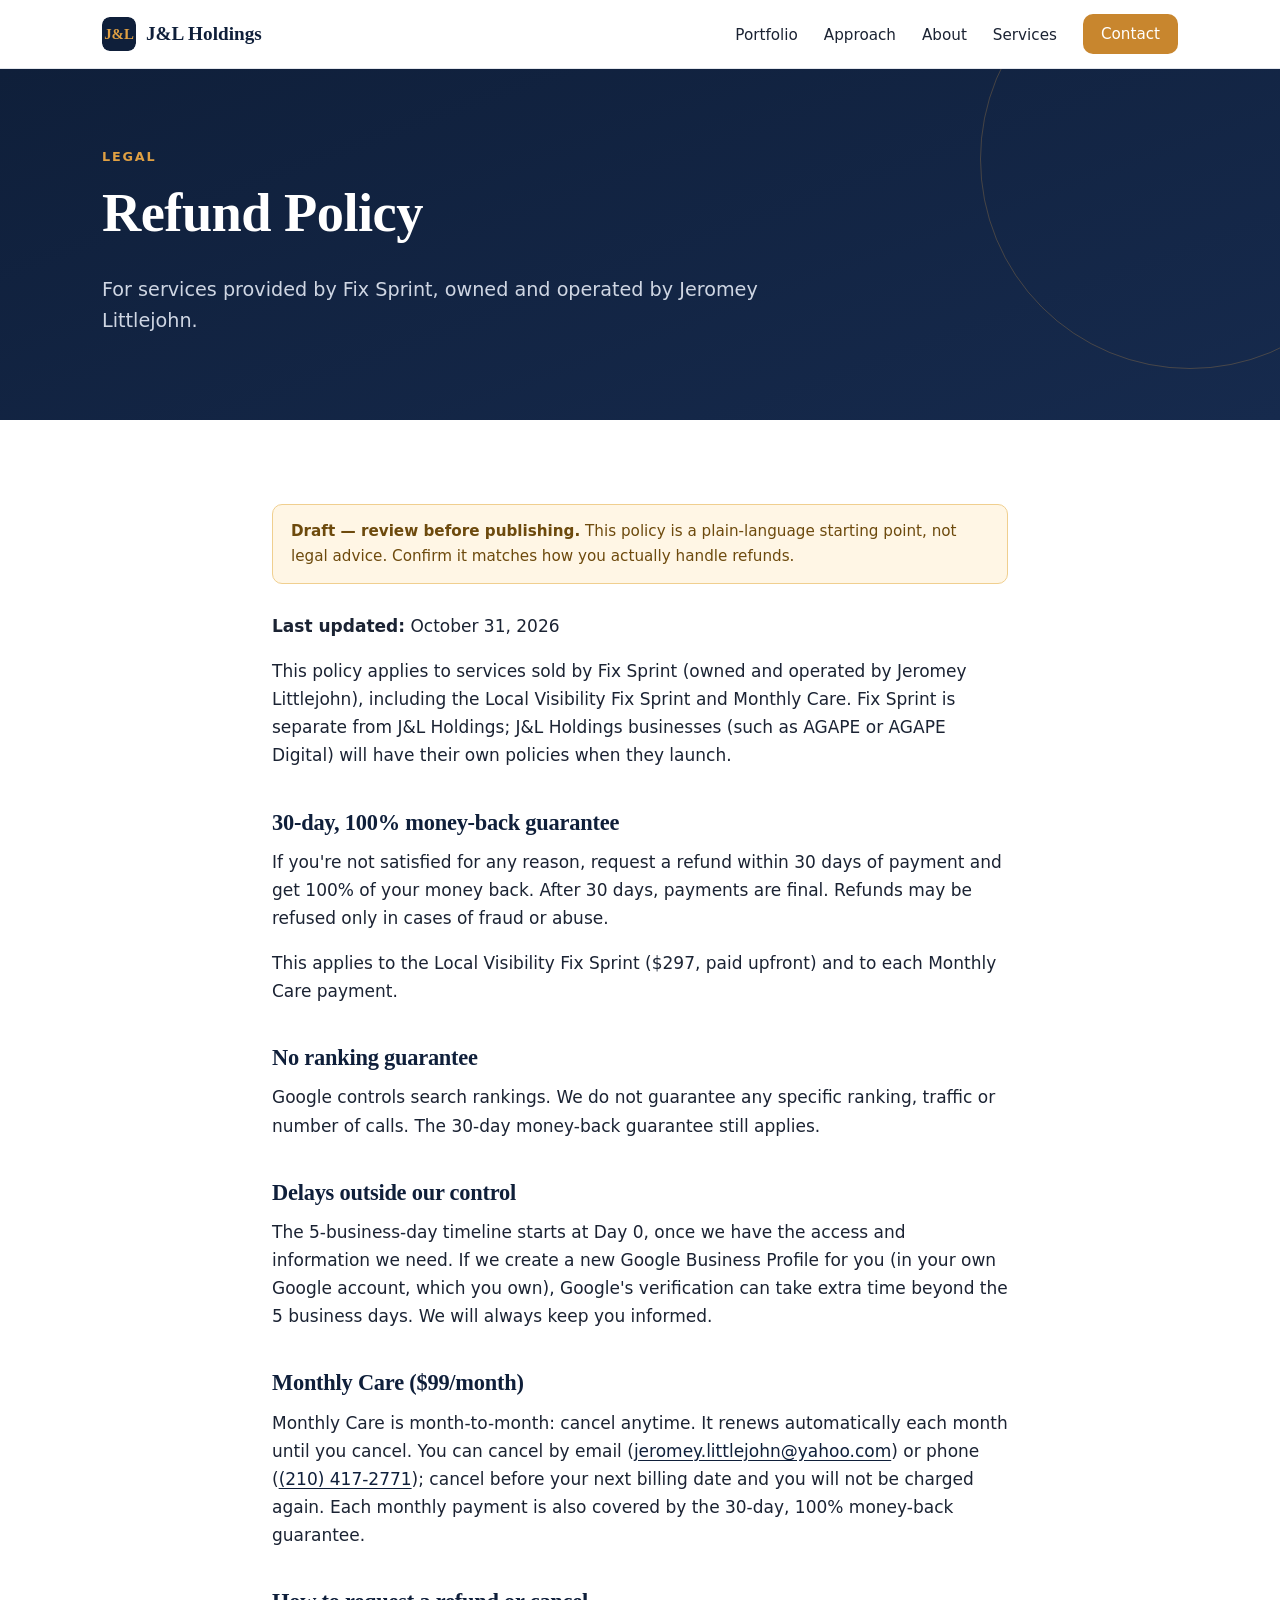
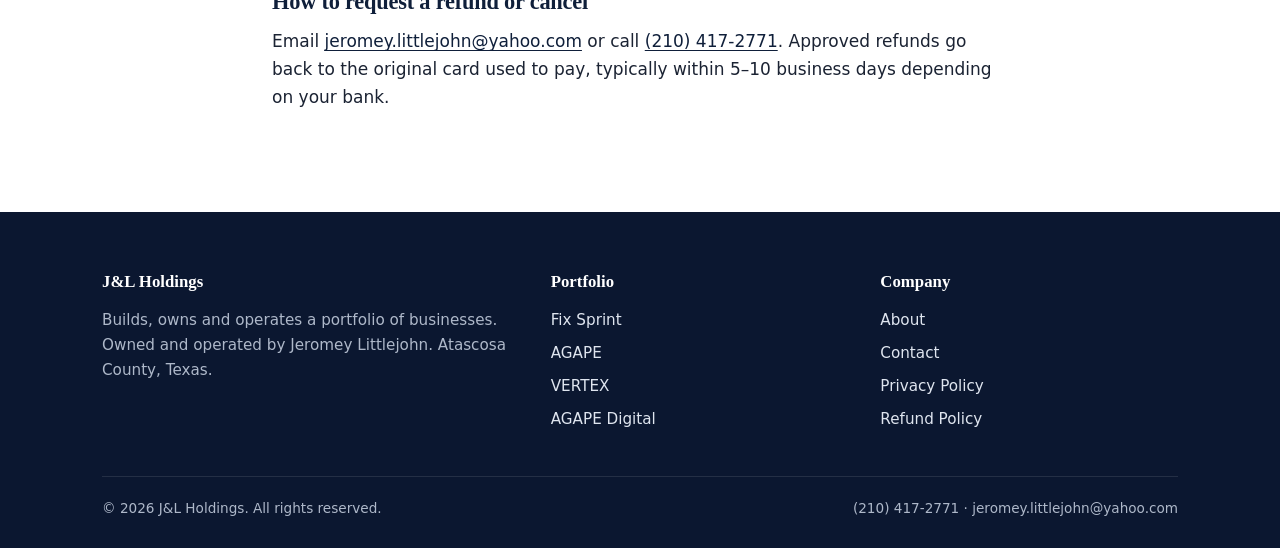
<file: refund.html>
<!doctype html>
<html lang="en">
<head>
<meta charset="utf-8">
<meta name="viewport" content="width=device-width, initial-scale=1">
<title>Refund Policy | Fix Sprint</title>
<meta name="description" content="Refund policy for Fix Sprint: 30-day, 100% money-back guarantee, covering the Local Visibility Fix Sprint and Monthly Care.">
<meta name="robots" content="index, follow">
<meta name="theme-color" content="#0f1f3a">
<link rel="icon" href="assets/img/favicon.svg" type="image/svg+xml">
<link rel="stylesheet" href="assets/css/styles.css">
</head>
<body>
<a class="skip" href="#main">Skip to content</a>
<header class="site-header">
  <nav class="container nav" aria-label="Main">
    <a class="brand" href="index.html"><img class="brand-mark" src="assets/img/favicon.svg" alt="" width="34" height="34">J&amp;L Holdings</a>
    <button class="nav-toggle" aria-expanded="false" aria-controls="nav-links" aria-label="Open menu"><span></span><span></span><span></span></button>
    <ul class="nav-links" id="nav-links">
      <li><a href="index.html#portfolio">Portfolio</a></li>
      <li><a href="index.html#approach">Approach</a></li>
      <li><a href="index.html#about">About</a></li>
      <li><a href="professional-services.html">Services</a></li>
      <li><a class="btn btn-primary btn-sm" href="index.html#contact">Contact</a></li>
    </ul>
  </nav>
</header>

<main id="main">
  <section class="hero hero-sub"><div class="container"><span class="eyebrow">Legal</span><h1>Refund Policy</h1><p class="lead">For services provided by Fix Sprint, owned and operated by Jeromey Littlejohn.</p></div></section>
  <section><div class="container narrow legal">
    <div class="draft-banner" role="note"><strong>Draft — review before publishing.</strong> This policy is a plain-language starting point, not legal advice. Confirm it matches how you actually handle refunds.</div>
    <p><strong>Last updated:</strong> October 31, 2026</p>
    <p>This policy applies to services sold by Fix Sprint (owned and operated by Jeromey Littlejohn), including the Local Visibility Fix Sprint and Monthly Care. Fix Sprint is separate from J&amp;L Holdings; J&amp;L Holdings businesses (such as AGAPE or AGAPE Digital) will have their own policies when they launch.</p>
    <h2>30-day, 100% money-back guarantee</h2>
    <p>If you're not satisfied for any reason, request a refund within 30 days of payment and get 100% of your money back. After 30 days, payments are final. Refunds may be refused only in cases of fraud or abuse.</p>
    <p>This applies to the Local Visibility Fix Sprint ($297, paid upfront) and to each Monthly Care payment.</p>
    <h2>No ranking guarantee</h2>
    <p>Google controls search rankings. We do not guarantee any specific ranking, traffic or number of calls. The 30-day money-back guarantee still applies.</p>
    <h2>Delays outside our control</h2>
    <p>The 5-business-day timeline starts at Day 0, once we have the access and information we need. If we create a new Google Business Profile for you (in your own Google account, which you own), Google's verification can take extra time beyond the 5 business days. We will always keep you informed.</p>
    <h2>Monthly Care ($99/month)</h2>
    <p>Monthly Care is month-to-month: cancel anytime. It renews automatically each month until you cancel. You can cancel by email (<a href="mailto:jeromey.littlejohn@yahoo.com">jeromey.littlejohn@yahoo.com</a>) or phone (<a href="tel:+12104172771">(210) 417-2771</a>); cancel before your next billing date and you will not be charged again. Each monthly payment is also covered by the 30-day, 100% money-back guarantee.</p>
    <h2>How to request a refund or cancel</h2>
    <p>Email <a href="mailto:jeromey.littlejohn@yahoo.com">jeromey.littlejohn@yahoo.com</a> or call <a href="tel:+12104172771">(210) 417-2771</a>. Approved refunds go back to the original card used to pay, typically within 5–10 business days depending on your bank.</p>
  </div></section>
</main>

<footer class="site-footer">
  <div class="container">
    <div class="footer-grid">
      <div>
        <h4>J&amp;L Holdings</h4>
        <p>Builds, owns and operates a portfolio of businesses. Owned and operated by Jeromey Littlejohn. Atascosa County, Texas.</p>
      </div>
      <div>
        <h4>Portfolio</h4>
        <ul>
          <li><a href="professional-services.html">Fix Sprint</a></li>
          <li><a href="index.html#agape">AGAPE</a></li>
          <li><a href="index.html#vertex">VERTEX</a></li>
          <li><a href="index.html#agape-digital">AGAPE Digital</a></li>
        </ul>
      </div>
      <div>
        <h4>Company</h4>
        <ul>
          <li><a href="index.html#about">About</a></li>
          <li><a href="index.html#contact">Contact</a></li>
          <li><a href="privacy.html">Privacy Policy</a></li>
          <li><a href="refund.html">Refund Policy</a></li>
        </ul>
      </div>
    </div>
    <div class="footer-bottom"><span>© <span data-year>2026</span> J&amp;L Holdings. All rights reserved.</span><span>(210) 417-2771 · jeromey.littlejohn@yahoo.com</span></div>
  </div>
</footer>
<script src="assets/js/main.js" defer></script>
</body>
</html>
</file>
<file: assets/css/styles.css>
/* J&L Holdings — styles. No build step. */
:root{
  --navy:#0f1f3a; --navy-2:#162a4d; --ink:#1b2333; --muted:#5a6475; --line:#e3e6ec;
  --bg:#ffffff; --bg-soft:#f6f5f1; --accent:#c8862e; --accent-dark:#9e6820; --accent-soft:#fbf1e2;
  --radius:14px; --shadow:0 1px 2px rgba(15,31,58,.06),0 8px 24px rgba(15,31,58,.07);
  --serif:"Iowan Old Style","Palatino Linotype",Palatino,Georgia,"Times New Roman",serif;
  --sans:system-ui,-apple-system,"Segoe UI",Roboto,"Helvetica Neue",Arial,sans-serif;
  --max:1120px;
}
*,*::before,*::after{box-sizing:border-box}
html{scroll-behavior:smooth;-webkit-text-size-adjust:100%}
@media (prefers-reduced-motion:reduce){html{scroll-behavior:auto}*{transition:none!important}}
body{margin:0;font-family:var(--sans);color:var(--ink);background:var(--bg);line-height:1.65;font-size:17px}
img,svg{max-width:100%;display:block}
a{color:var(--navy);text-underline-offset:3px}
a:hover{color:var(--accent-dark)}
h1,h2,h3{font-family:var(--serif);color:var(--navy);line-height:1.2;margin:0 0 .5em;font-weight:700;letter-spacing:-.01em}
h1{font-size:clamp(2.1rem,5vw,3.4rem)}
h2{font-size:clamp(1.65rem,3.4vw,2.35rem)}
h3{font-size:1.25rem}
p{margin:0 0 1em}
.container{width:100%;max-width:var(--max);margin:0 auto;padding:0 22px}
.narrow{max-width:780px}
.skip{position:absolute;left:-999px;top:8px;background:#fff;padding:8px 14px;z-index:100;border-radius:8px}
.skip:focus{left:12px}
:focus-visible{outline:3px solid var(--accent);outline-offset:2px}

/* Header */
.site-header{position:sticky;top:0;z-index:50;background:rgba(255,255,255,.96);border-bottom:1px solid var(--line);backdrop-filter:saturate(1.2) blur(6px)}
.nav{display:flex;align-items:center;justify-content:space-between;height:68px;gap:16px}
.brand{display:flex;align-items:center;gap:10px;text-decoration:none;color:var(--navy);font-family:var(--serif);font-weight:700;font-size:1.2rem;white-space:nowrap}
.brand-mark{width:34px;height:34px;border-radius:8px}
.nav-links{display:flex;gap:26px;list-style:none;margin:0;padding:0;align-items:center}
.nav-links a{text-decoration:none;color:var(--ink);font-size:.95rem;font-weight:500}
.nav-links a:hover,.nav-links a[aria-current="page"]{color:var(--accent-dark)}
.nav-toggle{display:none;background:none;border:1px solid var(--line);border-radius:8px;padding:8px 10px;cursor:pointer;color:var(--navy)}
.nav-toggle span{display:block;width:20px;height:2px;background:currentColor;margin:4px 0}
@media (max-width:860px){
  .nav-toggle{display:block}
  .nav-links{position:absolute;top:68px;left:0;right:0;flex-direction:column;align-items:stretch;gap:0;background:#fff;border-bottom:1px solid var(--line);display:none;padding:8px 0}
  .nav-links.open{display:flex}
  .nav-links li a{display:block;padding:12px 22px}
  .nav-links .btn{margin:8px 22px 12px;text-align:center}
}

/* Buttons */
.btn{display:inline-block;text-decoration:none;font-weight:600;border-radius:10px;padding:13px 22px;font-size:1rem;border:2px solid transparent;cursor:pointer;line-height:1.2;font-family:var(--sans);transition:background .15s,color .15s,border-color .15s}
.btn-primary{background:var(--accent);color:#fff}
.btn-primary:hover{background:var(--accent-dark);color:#fff}
.btn-outline{border-color:var(--navy);color:var(--navy);background:transparent}
.btn-outline:hover{background:var(--navy);color:#fff}
.btn-light{border-color:rgba(255,255,255,.7);color:#fff}
.btn-light:hover{background:#fff;color:var(--navy)}
.btn-sm{padding:9px 16px;font-size:.92rem}
.btn-row{display:flex;flex-wrap:wrap;gap:12px;margin-top:8px}

/* Hero */
.hero{background:linear-gradient(160deg,var(--navy) 0%,var(--navy-2) 100%);color:#e8ecf3;padding:96px 0 88px;position:relative;overflow:hidden}
.hero::after{content:"";position:absolute;right:-120px;top:-120px;width:420px;height:420px;border-radius:50%;border:1px solid rgba(224,160,67,.25);pointer-events:none}
.hero h1{color:#fff;max-width:17ch}
.hero .lead{font-size:1.2rem;max-width:60ch;color:#cfd6e3}
.eyebrow{display:inline-block;font-size:.8rem;font-weight:700;letter-spacing:.14em;text-transform:uppercase;color:var(--accent);margin-bottom:14px}
.hero .eyebrow{color:#e0a043}
.hero-sub{padding:72px 0 64px}

/* Sections */
section{padding:84px 0}
.section-soft{background:var(--bg-soft)}
.section-head{max-width:720px;margin-bottom:40px}
.section-head p{color:var(--muted);font-size:1.08rem}
.grid{display:grid;gap:22px}
.grid-2{grid-template-columns:repeat(2,1fr)}
.grid-3{grid-template-columns:repeat(3,1fr)}
.grid-4{grid-template-columns:repeat(4,1fr)}
@media (max-width:980px){.grid-4{grid-template-columns:repeat(2,1fr)}.grid-3{grid-template-columns:1fr 1fr}}
@media (max-width:640px){.grid-2,.grid-3,.grid-4{grid-template-columns:1fr}section{padding:60px 0}.hero{padding:64px 0 60px}}

.card{background:#fff;border:1px solid var(--line);border-radius:var(--radius);padding:26px;box-shadow:var(--shadow);display:flex;flex-direction:column}
.card p{color:var(--muted)}
.card .card-link{margin-top:auto;font-weight:600;text-decoration:none;color:var(--navy)}
.card .card-link:hover{color:var(--accent-dark)}
.card .card-link::after{content:" →"}
.venture-card{border-top:4px solid var(--navy)}
.venture-card.featured{border-top-color:var(--accent)}
.status{display:inline-block;font-size:.75rem;font-weight:700;letter-spacing:.06em;text-transform:uppercase;padding:4px 10px;border-radius:999px;margin-bottom:14px;align-self:flex-start}
.status-open{background:#e5f3ea;color:#1f6b3a}
.status-soon{background:var(--accent-soft);color:var(--accent-dark)}
.status-dev{background:#e8edf6;color:var(--navy-2)}
.venture-tag{font-size:.88rem;color:var(--muted);margin:-4px 0 12px;font-weight:600}

.principle{border-left:3px solid var(--accent);padding:4px 0 4px 20px}
.principle h3{font-size:1.15rem}
.principle p{color:var(--muted);margin:0}

.split{display:grid;grid-template-columns:1.1fr .9fr;gap:48px;align-items:start}
@media (max-width:860px){.split{grid-template-columns:1fr;gap:28px}}
.fact-list{list-style:none;padding:0;margin:0;border:1px solid var(--line);border-radius:var(--radius);background:#fff}
.fact-list li{padding:16px 20px;border-bottom:1px solid var(--line);display:flex;justify-content:space-between;gap:16px;flex-wrap:wrap}
.fact-list li:last-child{border-bottom:0}
.fact-list strong{color:var(--navy)}
.fact-list span{color:var(--muted)}

.venture-detail{padding:28px 0;border-bottom:1px solid var(--line);scroll-margin-top:84px}
.venture-detail:last-child{border-bottom:0}
.venture-detail h3{display:flex;gap:12px;align-items:center;flex-wrap:wrap}
.venture-detail h3 .status{margin:0}

/* Steps */
.steps{counter-reset:step;list-style:none;padding:0;margin:0}
.steps li{counter-increment:step;position:relative;padding-left:64px}
.steps li::before{content:counter(step);position:absolute;left:0;top:0;width:44px;height:44px;border-radius:50%;background:var(--navy);color:#fff;font-family:var(--serif);font-weight:700;display:grid;place-items:center;font-size:1.1rem}

/* Checklist */
.checklist{list-style:none;padding:0;margin:0}
.checklist li{position:relative;padding-left:32px;margin-bottom:12px}
.checklist li::before{content:"";position:absolute;left:0;top:.35em;width:18px;height:18px;border-radius:50%;background:var(--accent-soft);border:2px solid var(--accent)}
.checklist li::after{content:"";position:absolute;left:6px;top:.62em;width:6px;height:9px;border:solid var(--accent-dark);border-width:0 2px 2px 0;transform:rotate(45deg)}

/* Pricing */
.price-card{position:relative}
.price-card.highlight{border:2px solid var(--accent)}
.price-badge{position:absolute;top:-13px;left:24px;background:var(--accent);color:#fff;font-size:.75rem;font-weight:700;letter-spacing:.06em;text-transform:uppercase;padding:4px 12px;border-radius:999px}
.price{font-family:var(--serif);font-size:2.6rem;color:var(--navy);font-weight:700;line-height:1;margin:8px 0 4px}
.price small{font-size:1rem;color:var(--muted);font-family:var(--sans);font-weight:500}
.price-note{font-size:.92rem;color:var(--muted)}
.strike{text-decoration:line-through;color:var(--muted)}
.price-card .btn{margin-top:auto;text-align:center}
.price-card .checklist{margin:16px 0 22px}
.fineprint{font-size:.9rem;color:var(--muted)}

/* CTA band */
.cta-band{background:var(--navy);color:#dfe5ef;border-radius:var(--radius);padding:44px;display:flex;justify-content:space-between;align-items:center;gap:28px;flex-wrap:wrap}
.cta-band h2{color:#fff;margin-bottom:.3em}
.cta-band p{margin:0;max-width:56ch}

/* FAQ */
.faq details{border:1px solid var(--line);border-radius:12px;background:#fff;margin-bottom:12px}
.faq summary{cursor:pointer;padding:18px 52px 18px 20px;font-weight:600;color:var(--navy);list-style:none;position:relative}
.faq summary::-webkit-details-marker{display:none}
.faq summary::after{content:"+";position:absolute;right:20px;top:50%;transform:translateY(-50%);font-size:1.4rem;color:var(--accent-dark)}
.faq details[open] summary::after{content:"–"}
.faq details p{padding:0 20px 18px;margin:0;color:var(--muted)}

/* Contact */
.contact-info{list-style:none;padding:0;margin:0 0 20px}
.contact-info li{margin-bottom:10px}
.contact-info strong{display:inline-block;min-width:90px;color:var(--navy)}
form .field{margin-bottom:16px}
label{display:block;font-weight:600;font-size:.94rem;margin-bottom:6px;color:var(--navy)}
input,select,textarea{width:100%;font:inherit;font-size:1rem;padding:12px 14px;border:1px solid #c9cfd9;border-radius:10px;background:#fff;color:var(--ink)}
input:focus,select:focus,textarea:focus{outline:none;border-color:var(--accent);box-shadow:0 0 0 3px rgba(200,134,46,.2)}
textarea{min-height:130px;resize:vertical}
.form-note{font-size:.88rem;color:var(--muted);margin-top:10px}
.form-status{margin-top:12px;font-weight:600;color:#1f6b3a}

/* Legal */
.legal h2{font-size:1.4rem;margin-top:1.8em}
.legal h3{font-size:1.1rem;margin-top:1.4em}
.legal ul{padding-left:1.2em}
.legal li{margin-bottom:.4em}
.draft-banner{background:#fff6e5;border:1px solid #f0cf8f;color:#6d4a0d;padding:14px 18px;border-radius:10px;margin-bottom:28px;font-size:.95rem}

/* Footer */
.site-footer{background:#0b1730;color:#aeb8c9;padding:56px 0 28px;font-size:.95rem}
.site-footer a{color:#dfe5ef;text-decoration:none}
.site-footer a:hover{color:#e0a043}
.footer-grid{display:grid;grid-template-columns:1.4fr 1fr 1fr;gap:32px}
@media (max-width:760px){.footer-grid{grid-template-columns:1fr}}
.site-footer h4{color:#fff;font-family:var(--serif);font-size:1.05rem;margin:0 0 12px}
.site-footer ul{list-style:none;padding:0;margin:0}
.site-footer li{margin-bottom:8px}
.footer-bottom{border-top:1px solid rgba(255,255,255,.1);margin-top:36px;padding-top:20px;font-size:.85rem;display:flex;justify-content:space-between;flex-wrap:wrap;gap:10px}

/* Fixes after preview review */
.card .price{color:var(--navy)}
.nav-links a.btn-primary,.nav-links a.btn-primary:hover{color:#fff}
.nav-links a.btn-primary[aria-current="page"]{color:#fff}
body{min-height:100vh;display:flex;flex-direction:column}main{flex:1 0 auto}
</file>
